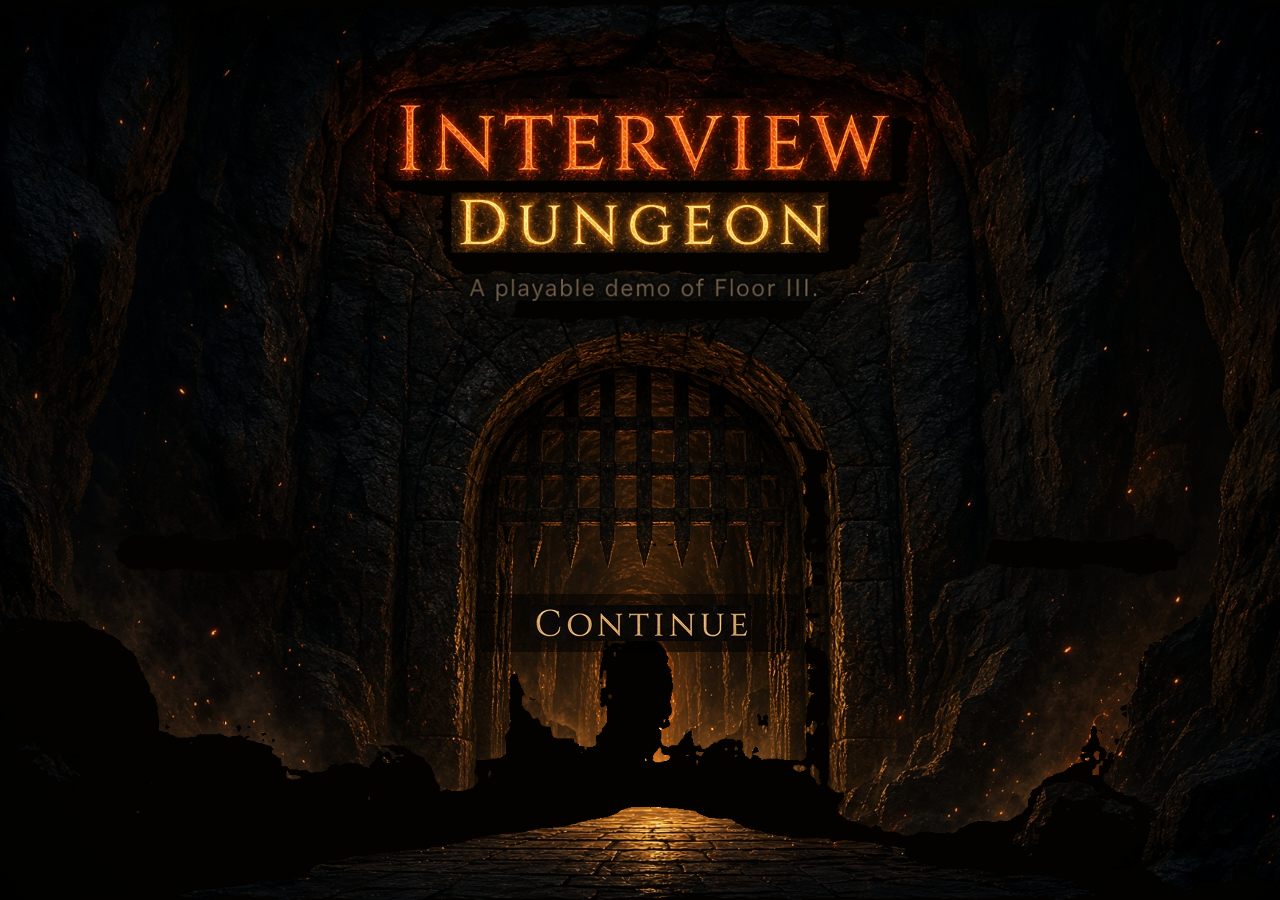
<file: prototype/index.html>
<!doctype html>
<html lang="en">
<head>
<meta charset="utf-8">
<meta name="viewport" content="width=device-width, initial-scale=1">
<title>Interview Dungeon</title>
<meta name="description" content="Playable demo of Interview Dungeon: Floor III (Arrays) of the Google SWE Intern path, with real Python running in your browser.">
<link rel="preconnect" href="https://fonts.googleapis.com">
<link href="https://fonts.googleapis.com/css2?family=Cinzel:wght@400;500&family=IM+Fell+English&display=swap" rel="stylesheet">
<style>
:root{--bg:#f4f2ee;--card:#ffffff;--soft:#efece6;--tx:#1f1e1c;--tx2:#5f5e5a;--bd:#d9d6cf;--acc:#185fa5;--ok:#3b6d11;--bad:#a32d2d;--warn:#854f0b;color-scheme:light}
@media (prefers-color-scheme:dark){:root:not([data-theme="light"]){--bg:#161513;--card:#201f1d;--soft:#2a2926;--tx:#ecebe7;--tx2:#a9a7a0;--bd:#3a3935;--acc:#85b7eb;--ok:#97c459;--bad:#f09595;--warn:#fac775;color-scheme:dark}}
:root[data-theme="dark"]{--bg:#161513;--card:#201f1d;--soft:#2a2926;--tx:#ecebe7;--tx2:#a9a7a0;--bd:#3a3935;--acc:#85b7eb;--ok:#97c459;--bad:#f09595;--warn:#fac775;color-scheme:dark}
*{box-sizing:border-box}
html,body{height:100%}
body{margin:0;background:var(--bg);color:var(--tx);font-family:system-ui,-apple-system,"Segoe UI",sans-serif;padding-block:10px;padding-inline:16px;display:flex;flex-direction:column}
body.title-mode{padding:0;background:#050404}
body.title-mode .note{display:none}
.wrap{width:100%;flex:1;display:flex;flex-direction:column;min-height:0}
#app{flex:1;display:flex;flex-direction:column;min-height:0}
#app>.btn{align-self:flex-start}
.note{font-size:12px;color:var(--tx2);margin:0 0 10px;display:flex;justify-content:space-between;gap:8px;flex-wrap:wrap}
.note a{color:var(--tx2)}
button{font:inherit}
button:focus-visible,a:focus-visible,[tabindex]:focus-visible,textarea:focus-visible,input:focus-visible{outline:2px solid #d8b25a;outline-offset:2px}
.gl{font-family:"Segoe UI Symbol","Apple Symbols",system-ui,sans-serif;display:inline-block;min-width:1em;text-align:center}
.g{background:#0d0b09;border-radius:12px;padding:18px;font-family:'Cinzel',Georgia,serif;color:#c9b38a;flex:1;min-height:440px;display:flex;flex-direction:column}
.pan{background:#1a1612;border:2px solid #4a3d2c;outline:1px solid #2a2219;outline-offset:-6px;padding:14px 16px;min-width:0}
.tt{text-align:center;color:#d8b25a;font-size:17px;letter-spacing:2px;margin:0 0 12px}
.sm{font-size:11px;color:#8a7650}
.btn{font-family:'Cinzel',Georgia,serif;background:#2a2219;color:#d8b25a;border:1px solid #6b5636;padding:8px 14px;cursor:pointer;letter-spacing:1px}
.btn:hover{border-color:#d8b25a}
.red{color:#e05a4a!important;border-color:#a8321f!important}
.it{background:#1a1612;border:2px solid #4a3d2c;padding:10px;cursor:pointer;text-align:center;color:#c9b38a;font-family:'Cinzel',Georgia,serif}
.it:hover{border-color:#6b5636}.on{border-color:#d8b25a!important}.fog{opacity:.5;cursor:default}
.kv{display:flex;justify-content:space-between;font-size:13px;padding:5px 0;border-bottom:1px solid #2e261c;gap:8px}
.box{background:#0d0b09;border:1px solid #4a3d2c;min-width:44px;text-align:center;padding:2px 6px;color:#e8dcc0}
.fl{display:flex;gap:8px;font-size:12px;padding:4px 6px;cursor:pointer;border:1px solid transparent}
.fl:hover{border-color:#4a3d2c}.sel{border-color:#d8b25a!important;background:#241e16}
.zn{font-size:12px;color:#d8b25a;letter-spacing:1px;margin:10px 0 4px;display:flex;justify-content:space-between}
.orb{width:92px;height:92px;border-radius:50%;border:3px solid #4a3d2c;background:#120f0c;position:relative;overflow:hidden;margin:0 auto}
.liq{position:absolute;left:0;right:0;bottom:0;transition:height .8s}
.orbt{position:absolute;inset:0;display:flex;align-items:center;justify-content:center;font-size:14px;color:#f3e6c8}
.title-scene{position:relative;isolation:isolate;width:100%;min-height:100dvh;overflow:hidden;background:#030201}
.title-scene::before{content:"";position:absolute;inset:0;background:url('assets/rocky-cave-walls.png') center / cover no-repeat}
.title-scene::after{content:"";position:absolute;inset:0;pointer-events:none;background:radial-gradient(ellipse at 50% 58%,transparent 35%,rgba(0,0,0,.25) 85%)}
.title-art,.title-gate,.title-floor{position:absolute;display:block;height:auto}
.title-art{z-index:2;left:50%;transform:translateX(-50%);object-fit:contain}
.title-interview{width:39.5%;top:10.8%}
.title-dungeon{width:29.7%;top:21.2%}
.title-subtitle{width:min(368px,28%);top:30.2%}
.title-gate{z-index:1;width:28%;left:36%;top:39%}
.title-floor{z-index:3;width:73.5%;bottom:0;left:13.25%}
.title-menu{position:absolute;z-index:4;left:50%;top:66%;transform:translateX(-50%);width:25%;display:flex;flex-direction:column;align-items:center;gap:clamp(8px,1.6vw,24px)}
.title-menu button{display:block;width:100%;min-height:44px;padding:8px;border:1px solid transparent;border-radius:4px;background:rgba(0,0,0,.52);cursor:pointer}
.title-menu button:hover,.title-menu button:focus-visible{background:rgba(38,20,7,.85);border-color:#b78647;outline:2px solid #d8b25a;outline-offset:2px}
.title-menu img{display:block;max-width:100%;max-height:40px;width:auto;height:auto;margin:auto}
.title-reset-message{min-height:18px;margin:0;max-width:380px;color:#f2d3a0;font:13px/1.4 system-ui,sans-serif;text-align:center;text-shadow:0 2px 4px #000}
.inp{font-family:'Cinzel',Georgia,serif;background:#0d0b09;border:1px solid #6b5636;color:#e8dcc0;padding:8px;width:100%}
.big{font-size:22px;letter-spacing:3px;margin:0 0 4px;text-align:center}
.g2{display:grid;grid-template-columns:minmax(0,1fr) minmax(0,1fr);gap:12px}
.stp{display:flex;justify-content:space-between;align-items:center;font-size:13px;padding:6px 4px;border-bottom:1px solid #2e261c;gap:8px;cursor:pointer}
.stp:hover{background:#241e16}
.scroll{background:#e9dcbc;border-top:8px solid #b89d6a;border-bottom:8px solid #b89d6a;border-radius:3px;padding:10px 12px}
.scroll textarea{width:100%;background:transparent;border:none;resize:vertical;font-family:'IM Fell English',Georgia,serif;font-size:15px;line-height:1.6;color:#2b2016;outline:none;padding:0}
.ink{font-size:11px;color:#6b5434;font-family:'Cinzel',Georgia,serif;margin:0 0 4px;display:flex;justify-content:space-between;gap:8px}
.tab{font-family:'Cinzel',Georgia,serif;background:#1a1612;color:#a8957a;border:1px solid #4a3d2c;padding:6px 12px;cursor:pointer;font-size:12px}
.ton{color:#d8b25a;border-color:#d8b25a}
.sr{position:absolute;left:-9999px}
.bar{background:#0d0b09;border-radius:10px 10px 0 0;padding:8px 12px;display:flex;align-items:center;gap:12px;font-family:'Cinzel',Georgia,serif;color:#c9b38a;font-size:12px;flex-wrap:wrap}
.bar button{background:none;border:none;color:#c9b38a;cursor:pointer;font-family:inherit;font-size:12px;padding:0}
.mo{width:18px;height:18px;border-radius:50%;border:1.5px solid #4a3d2c;position:relative;overflow:hidden;background:#120f0c}
.mo div{position:absolute;left:0;right:0;bottom:0}
.wk{background:var(--card);border:1px solid var(--bd);border-top:none;border-radius:0 0 12px 12px;flex:1}
.split{display:grid;grid-template-columns:minmax(0,1fr) minmax(0,1.3fr)}
.split>div{padding:14px 16px;min-width:0}.split>div:first-child{border-right:1px solid var(--bd)}
.lb{font-size:12px;color:var(--tx2);margin:0}
.wb{font-family:inherit;font-size:14px;background:var(--card);color:var(--tx);border:1px solid var(--bd);border-radius:8px;padding:7px 12px;cursor:pointer}
.wb:hover{background:var(--soft)}
.wb[disabled]{opacity:.5;cursor:default}
textarea.code{flex:1;min-height:260px}
textarea.code,textarea.plain{width:100%;font-size:13px;background:var(--card);color:var(--tx);border:1px solid var(--bd);border-radius:8px;padding:8px;resize:vertical}
.mono,textarea.code{font-family:ui-monospace,Menlo,Consolas,monospace}
textarea:disabled{background:var(--soft);color:var(--tx2)}
.ex{background:var(--soft);border-radius:8px;padding:8px 10px;font-size:12px;margin:8px 0;white-space:pre;overflow-x:auto}
.res{font-size:13px;line-height:1.5;margin-top:8px;max-height:38vh;overflow:auto}
.res .case{border:1px solid var(--bd);border-radius:8px;padding:6px 8px;margin:6px 0;font-family:ui-monospace,Menlo,Consolas,monospace;font-size:12px;white-space:pre-wrap;word-break:break-word}
.okc{color:var(--ok)}.badc{color:var(--bad)}.warnc{color:var(--warn)}
.op{display:block;width:100%;text-align:left;margin:6px 0}
.osel{border-color:var(--acc)!important}.ook{border-color:var(--ok)!important;color:var(--ok)}.ono{border-color:var(--bad)!important;color:var(--bad)}
.lesson{padding:16px 22px;font-size:15px;line-height:1.7}
.lesson p,.lesson ul{max-width:80ch}
.g>.g2{flex:1}
.lesson h3{font-size:15px;margin:16px 0 4px}
table{border-collapse:collapse;font-size:12px}td{border:1px solid var(--bd);padding:4px 10px;text-align:center}
.chip{font-size:12px;padding:4px 10px;border-radius:8px;border:1px solid var(--bd);background:var(--card);color:var(--tx2);cursor:pointer}
.chipon{border-color:var(--acc);color:var(--acc)}
@media (max-width:680px){.g2,.split{grid-template-columns:1fr}.split>div:first-child{border-right:none;border-bottom:1px solid var(--bd)}.cl4{grid-template-columns:repeat(2,minmax(0,1fr))!important}}
@media (max-aspect-ratio:4/3){.title-scene::before{background-size:auto 100%}.title-interview{width:72%;top:12%}.title-dungeon{width:58%;top:22%}.title-subtitle{width:70%;top:31%}.title-gate{width:52%;left:24%;top:38%}.title-floor{width:110%;left:-5%}.title-menu{top:59%;width:56%}}
@media (prefers-reduced-motion:reduce){.liq{transition:none}}
</style>
</head>
<body>
<div class="wrap">
<p class="note"><span>Interview Dungeon · playable demo · Floor III of the Google SWE Intern path · progress is saved in this browser only</span><span><a href="https://github.com/renilsonjr/Interview-Dungeon">GitHub</a> · <a href="https://discord.gg/cfDFY9NZMj">Discord</a></span></p>
<div id="app"></div>
</div>
<script>
// ---------- storage ----------
const KEY = 'interview-dungeon-demo-v1';
function load() { try { return JSON.parse(localStorage.getItem(KEY)) || null; } catch (e) { return null; } }
function save() { try { localStorage.setItem(KEY, JSON.stringify(P)); } catch (e) {} }
function fresh() { return { hero: null, steps: {}, notes: { gen: '', z: {}, f: {} }, edits: {}, bossSubs: 0, bossLost: false, practiceDone: false, history: [] }; }
let P = load() || fresh();
const S = { view: 'title', hist: [], cls: 0, floor: 'III', sub: 'steps', dsel: null, lang: 'en', chip: 0, qp: -1, qc: false, queue: [], step: null, boss: false, timer: null, deadline: 0, lvlUp: false };

function esc(x) { return String(x).replace(/&/g, '&amp;').replace(/</g, '&lt;').replace(/>/g, '&gt;').replace(/"/g, '&quot;'); }
function today() { return new Date().toISOString().slice(0, 10); }

// ---------- game data ----------
const CL = [['Warrior', '⚔\ufe0e'], ['Sorcerer', '✶'], ['Rogue', '◎'], ['Barbarian', '⚒\ufe0e']];
const Z = [
  ['The cathedral', 'Gates', [['I', 'Application and resume', 5], ['II', 'Coding foundations', 10]]],
  ['The catacombs', 'DSA basics', [['III', 'Arrays and strings', 3.75], ['IV', 'Hash maps and sets', 3.75], ['V', 'Two pointers, sliding window', 3.75], ['VI', 'Stacks and queues', 3.75], ['VII', 'Linked lists', 3.75], ['VIII', 'Binary search', 3.75]]],
  ['The caves', 'DSA advanced', [['IX', 'Recursion and backtracking', 3.75], ['X', 'Trees', 3.75], ['XI', 'Heaps', 3.75], ['XII', 'Graphs', 3.75], ['XIII', 'Intervals', 3.75], ['XIV', 'Dynamic programming', 3.75]]],
  ['The abyss', 'The interview itself', [['XV', 'Technical communication', 20], ['XVI', 'Online assessment', 10], ['XVII', 'Team match', 10], ['XVIII', 'The full loop', 0]]]
];
const FL = {}; Z.forEach(z => z[2].forEach(f => FL[f[0]] = f));
// Floor III run, shortened for the demo. Units: a normal step is 1, the boss is 4.
const RUN = [
  { id: 'learn', name: 'Learn: three array patterns', type: 'learn', u: 1 },
  { id: 'quiz', name: 'Recognize (quiz)', type: 'quiz', u: 1 },
  { id: 'e1', name: 'Easy 1 · Two loads', type: 'code', u: 1 },
  { id: 'e2', name: 'Easy 2 · Fuel prices', type: 'code', u: 1 },
  { id: 'm1', name: 'Medium 1 · Other belts total', type: 'code', u: 1 },
  { id: 'm2', name: 'Medium 2 · Best window', type: 'code', u: 1 },
  { id: 'boss', name: 'Boss · the Arrays guardian', type: 'boss', u: 4 }
];
const UNITS = RUN.reduce((a, s) => a + s.u, 0);
function readiness() { return RUN.reduce((a, s) => a + (P.steps[s.id] ? s.u : 0), 0) / UNITS * FL.III[2]; }
function floorCleared() { return !!P.steps.boss; }

// ---------- problems: original, inspired by common array patterns ----------
const PR = {
  e1: { title: 'Two loads', fn: 'pair_for_target', sig: 'def pair_for_target(weights, target):\n    ',
    story: 'A truck carries exactly <code>target</code> kilos. Given the package <code>weights</code>, return the positions <code>[i, j]</code> (with <code>i &lt; j</code>) of the two packages that add up to <code>target</code>. There is always exactly one answer.',
    cons: '2 ≤ len(weights) ≤ 10,000 · values between -10^9 and 10^9',
    ex: [{ a: [[2, 7, 11, 15], 9], e: [0, 1] }, { a: [[3, 2, 4], 6], e: [1, 2] }],
    hid: [{ a: [[3, 3], 6], e: [0, 1] }, { a: [[1, 5, 9, 14], 23], e: [2, 3] }, { a: [[-3, 4, 3, 90], 0], e: [0, 2] }, { a: [[0, 4, 3, 0], 0], e: [0, 3] }], cx: 'O(n)' },
  e2: { title: 'Fuel prices', fn: 'best_gain', sig: 'def best_gain(prices):\n    ',
    story: '<code>prices[i]</code> is the price of a fuel barrel on day <code>i</code>. You may buy once and sell once, later. Return the biggest gain you can make, or <code>0</code> if no gain is possible.',
    cons: '1 ≤ len(prices) ≤ 100,000 · 0 ≤ prices[i] ≤ 10,000',
    ex: [{ a: [[7, 1, 5, 3, 6, 4]], e: 5 }, { a: [[7, 6, 4, 3, 1]], e: 0 }],
    hid: [{ a: [[1]], e: 0 }, { a: [[2, 4, 1]], e: 2 }, { a: [[3, 3, 3]], e: 0 }, { a: [[1, 2, 3, 4, 5]], e: 4 }, { a: [[2, 1, 2, 1, 0, 1, 2]], e: 2 }], cx: 'O(n)' },
  m1: { title: 'Other belts total', fn: 'other_belts_total', sig: 'def other_belts_total(counts):\n    ',
    story: 'A sorting hub has <code>n</code> belts. <code>counts[i]</code> is how many packages belt <code>i</code> handled today. Return a list where position <code>i</code> holds the total of every belt <b>except</b> belt <code>i</code>. Try it without subtraction: one pass from the left, one from the right.',
    cons: '2 ≤ len(counts) ≤ 100,000 · 0 ≤ counts[i] ≤ 10,000',
    ex: [{ a: [[4, 1, 3]], e: [4, 7, 5] }, { a: [[5, 5]], e: [5, 5] }],
    hid: [{ a: [[0, 0]], e: [0, 0] }, { a: [[1, 2, 3, 4]], e: [9, 8, 7, 6] }, { a: [[10000, 0, 1]], e: [1, 10001, 10000] }], cx: 'O(n)' },
  m2: { title: 'Best window', fn: 'best_window', sig: 'def best_window(net):\n    ',
    story: '<code>net[i]</code> is the number of packages gained (or lost, if negative) in hour <code>i</code>. Return the largest total of any run of <b>consecutive</b> hours. The run must contain at least one hour.',
    cons: '1 ≤ len(net) ≤ 100,000 · -10,000 ≤ net[i] ≤ 10,000',
    ex: [{ a: [[-2, 1, -3, 4, -1, 2, 1, -5, 4]], e: 6 }, { a: [[1]], e: 1 }],
    hid: [{ a: [[-3, -1, -2]], e: -1 }, { a: [[5, 4, -1, 7, 8]], e: 23 }, { a: [[0, 0, 0]], e: 0 }, { a: [[-1, 3, -2, 3]], e: 4 }], cx: 'O(n)' },
  practice: { title: 'Empty slots last', fn: 'push_empty', sig: 'def push_empty(slots):\n    ',
    story: 'A shelf is a list where <code>0</code> means an empty slot. Return a list with every non-zero item in its original order, followed by all the zeros.',
    cons: '1 ≤ len(slots) ≤ 100,000',
    ex: [{ a: [[0, 1, 0, 3, 12]], e: [1, 3, 12, 0, 0] }, { a: [[0]], e: [0] }],
    hid: [{ a: [[1, 2, 3]], e: [1, 2, 3] }, { a: [[0, 0, 1]], e: [1, 0, 0] }, { a: [[4, 0, 5, 0, 0, 6]], e: [4, 5, 6, 0, 0, 0] }], cx: 'O(n)' },
  boss: { title: 'Rotate the belt', fn: 'rotate_belt', sig: 'def rotate_belt(items, k):\n    ',
    story: 'A circular belt moves <code>k</code> positions to the right. Return the new order of <code>items</code>: the last <code>k</code> items wrap around to the front. <code>k</code> can be larger than the number of items.',
    cons: '1 ≤ len(items) ≤ 100,000 · 0 ≤ k ≤ 10^9',
    ex: [{ a: [[1, 2, 3, 4, 5], 2], e: [4, 5, 1, 2, 3] }],
    hid: [{ a: [[1, 2, 3], 0], e: [1, 2, 3] }, { a: [[1, 2], 3], e: [2, 1] }, { a: [[7], 100], e: [7] }, { a: [[1, 2, 3, 4, 5, 6], 6], e: [1, 2, 3, 4, 5, 6] }, { a: [[-1, -100, 3, 99], 2], e: [3, 99, -1, -100] }], cx: 'O(n)' }
};
function fmtArgs(p, a) { const names = p.sig.match(/\((.*)\)/)[1].split(',').map(s => s.trim()); return names.map((n, i) => n + ' = ' + JSON.stringify(a[i])).join(', '); }

// ---------- Python in the browser: Pyodide in a Web Worker, so a slow solution can be stopped ----------
const PYODIDE = 'https://cdn.jsdelivr.net/pyodide/v0.26.4/full/';
const HARNESS = `
import json, copy, sys, io
cases = json.loads(CASES_JSON)
buf = io.StringIO(); old = sys.stdout; sys.stdout = buf
res = {"compile_error": None, "cases": [], "stdout": ""}
ns = {}
try:
    exec(USER_CODE, ns)
except Exception as e:
    res["compile_error"] = type(e).__name__ + ": " + str(e)
if not res["compile_error"]:
    f = ns.get(FN)
    if not callable(f):
        res["compile_error"] = "Define a function named " + FN + "."
    else:
        for c in cases:
            try:
                got = f(*copy.deepcopy(c["args"]))
                res["cases"].append({"ok": got == c["expected"], "got": repr(got)})
            except Exception as e:
                res["cases"].append({"ok": False, "got": None, "error": type(e).__name__ + ": " + str(e)})
sys.stdout = old
res["stdout"] = buf.getvalue()[:2000]
json.dumps(res)
`;
const WORKER_SRC = `
importScripts('${PYODIDE}pyodide.js');
const ready = loadPyodide({ indexURL: '${PYODIDE}' });
ready.then(() => postMessage({ ready: true }), err => postMessage({ fatal: String(err) }));
onmessage = async (e) => {
  const py = await ready;
  py.globals.set('USER_CODE', e.data.code);
  py.globals.set('FN', e.data.fn);
  py.globals.set('CASES_JSON', JSON.stringify(e.data.cases));
  try { postMessage({ result: py.runPython(${JSON.stringify(HARNESS)}) }); }
  catch (err) { postMessage({ fatal: String(err) }); }
};`;
let worker = null, workerReady = null;
function makeWorker() {
  worker = new Worker(URL.createObjectURL(new Blob([WORKER_SRC], { type: 'text/javascript' })));
  workerReady = new Promise((res, rej) => { worker.onmessage = e => { if (e.data.ready) res(); else if (e.data.fatal) rej(new Error(e.data.fatal)); }; });
}
async function runPy(code, fn, cases) {
  if (!worker) makeWorker();
  try { await workerReady; } catch (e) { worker = null; return { fatal: 'Python could not load. Check your connection and try again.' }; }
  return new Promise(resolve => {
    const t = setTimeout(() => { worker.terminate(); worker = null; resolve({ timeout: true }); }, 8000);
    worker.onmessage = e => { if (e.data.ready) return; clearTimeout(t); resolve(e.data.result ? JSON.parse(e.data.result) : { fatal: e.data.fatal }); };
    worker.postMessage({ code, fn, cases: cases.map(c => ({ args: c.a, expected: c.e })) });
  });
}

// ---------- navigation ----------
const app = document.getElementById('app');
const WORK = ['learn', 'quiz', 'code'];
function go(v, nb) { if (!nb && S.view && S.view !== v) S.hist.push(S.view); S.view = v; render(); window.scrollTo(0, 0); }
function toDescent() { S.hist = ['heroes', 'char']; go('descent', true); }
function back() {
  if (S.view === 'code' && S.boss) { stopTimer(); S.boss = false; toDescent(); return; }
  if (['win', 'lose', 'lvl'].includes(S.view)) { toDescent(); return; }
  let p = S.hist.pop(); while (p && ['win', 'lose', 'lvl', 'bossintro'].includes(p)) p = S.hist.pop();
  go(p || 'title', true);
}
function bar(t) {
  const r = readiness(), x = P.hero ? P.hero.xp : 0;
  return `<div class="bar"><button onclick="back()">← Back</button><span style="flex:1">${t}</span><span id="tm">${S.boss ? '⧗ 45:00' : ''}</span><div class="mo" title="Readiness"><div style="height:${r / 3.75 * 100}%;background:#8e1b14"></div></div><div class="mo" title="Experience"><div style="height:${x / 3}%;background:#1f3a8a"></div></div></div>`;
}
function award(stepId, coding) {
  if (P.steps[stepId]) return false;
  const st = RUN.find(s => s.id === stepId); P.steps[stepId] = today();
  const h = P.hero; h.xp += st.type === 'boss' ? 150 : 30; h.coding += coding || 0;
  S.lvlUp = false; while (h.xp >= 300) { h.xp -= 300; h.level++; S.lvlUp = true; }
  P.history.push({ step: stepId, date: today() }); save(); return true;
}

// ---------- game screens ----------
const V = {};
V.title = () => `<main class="title-scene"><h1 class="sr">Interview Dungeon</h1><p class="sr">A playable demo of Floor III. Real Python runs in your browser.</p><img class="title-art title-interview" src="assets/interview.png" alt=""><img class="title-art title-dungeon" src="assets/dungeon.png" alt=""><img class="title-art title-subtitle" src="assets/a-playable-demo-of-floor-iii.png" alt=""><img class="title-gate" src="assets/stone-archway.png" alt=""><img class="title-floor" src="assets/stone-brick-floor.png" alt=""><nav class="title-menu" aria-label="Start menu"><button aria-label="Continue" onclick="go(P.hero ? 'heroes' : 'cls')"><img src="assets/continue.png" alt=""></button>${P.hero ? '<button aria-label="Start over" onclick="resetGame()"><img src="assets/start-over.png" alt=""></button>' : ''}<p id="rs" class="title-reset-message" role="status"></p></nav></main>`;
function resetGame() {
  const el = document.getElementById('rs');
  if (el.dataset.sure) { P = fresh(); save(); render(); return; }
  el.dataset.sure = '1'; el.textContent = 'This erases your hero, progress and notes. Click Start over again to confirm.';
}
V.heroes = () => { const h = P.hero; return `<div class="g"><p class="tt">Your hero</p><div class="g2"><div class="pan"><div class="it on" style="text-align:left"><span class="gl" style="color:#d8b25a">${CL.find(c => c[0] === h.cls)[1]}</span> ${esc(h.name)}</div><p class="sm" style="margin:10px 0 0;font-family:system-ui">The demo has one hero. The full game will let you keep several.</p></div><div class="pan"><p style="margin:0;color:#e8dcc0;font-size:15px">${esc(h.name)}</p><p class="sm" style="margin:2px 0 10px">${h.cls} · level ${h.level}</p><p class="sm" style="margin:0 0 4px">Active dungeon</p><p style="margin:0;font-size:12px">Google SWE intern · ${readiness().toFixed(2)}%</p></div></div><div style="text-align:right;margin-top:14px"><button class="btn" onclick="go('dungeons')">Play</button></div></div>`; };
V.cls = () => `<div class="g"><p class="tt">Choose your class</p><div class="cl4" style="display:grid;grid-template-columns:repeat(4,minmax(0,1fr));gap:10px">${CL.map((c, k) => `<button class="it ${k === S.cls ? 'on' : ''}" onclick="S.cls=${k};render()"><span class="gl" style="font-size:26px;color:#d8b25a">${c[1]}</span><span style="display:block;margin-top:6px;font-size:12px;color:#e8dcc0">${c[0]}</span></button>`).join('')}</div><p class="sm" style="text-align:center;margin-top:16px;font-family:system-ui">Your class only changes how your hero looks. It doesn't change your skills.</p><div style="text-align:right;margin-top:14px"><button class="btn" onclick="go('name')">Next</button></div></div>`;
V.name = () => `<div class="g"><p class="tt">Name your hero</p><div class="pan"><p class="sm" style="margin:0 0 6px"><span class="gl">${CL[S.cls][1]}</span> ${CL[S.cls][0]}</p><label class="sm" for="nm">Hero name</label><input class="inp" id="nm" maxlength="20" placeholder="Your hero's name" oninput="document.getElementById('er').textContent=''" onkeydown="if(event.key==='Enter')mk()"><p id="er" style="font-size:12px;color:#e05a4a;margin:6px 0 0;min-height:16px;font-family:system-ui"></p></div><div style="text-align:right;margin-top:12px"><button class="btn" onclick="mk()">Create hero</button></div></div>`;
function mk() { const v = document.getElementById('nm').value.trim(); if (!v) { document.getElementById('er').textContent = 'Enter a name first'; return; } P.hero = { name: v, cls: CL[S.cls][0], level: 1, xp: 0, coding: 0, comm: 0, story: 0 }; save(); S.hist = ['title']; go('dungeons', true); }
V.dungeons = () => `<div class="g"><p class="tt">Choose your dungeons</p><div style="display:grid;grid-template-columns:repeat(3,minmax(0,1fr));gap:10px"><div class="it on"><p style="margin:0;color:#e8dcc0">Google</p><p class="sm" style="margin:2px 0 6px">SWE intern · 18 floors</p><p style="margin:0;font-size:20px;color:#e05a4a">${readiness().toFixed(2)}%</p><p style="margin:6px 0 0;font-size:11px;color:#6b8f4e">active</p></div><div class="it fog"><p style="margin:0">Ramp</p><p class="sm" style="margin:2px 0 0">SWE intern</p><p style="margin:10px 0 0;font-size:12px;color:#5a4d3a">uncharted</p></div><div class="it fog"><p style="margin:0">Mercury</p><p class="sm" style="margin:2px 0 0">SWE intern</p><p style="margin:10px 0 0;font-size:12px;color:#5a4d3a">uncharted</p></div></div><p class="sm" style="margin:12px 0 0;font-family:system-ui">Uncharted dungeons have research but no path yet, so they show no percentage. Not affiliated with Google, Ramp or Mercury.</p><div style="text-align:right;margin-top:14px"><button class="btn" onclick="go('char')">Descend</button></div></div>`;

function scrollBox(kind, key, label) {
  const val = kind === 'gen' ? P.notes.gen : (P.notes[kind][key] || '');
  const ek = kind + ':' + key;
  return `<div class="scroll"><p class="ink"><span>${label}</span><span id="ed">${P.edits[ek] ? 'last edit ' + P.edits[ek] : 'empty'}</span></p><label class="sr" for="ta">${label}</label><textarea id="ta" rows="6" data-kind="${kind}" data-key="${key}" placeholder="Write what you learned, or anything extra">${esc(val)}</textarea></div><p class="sm" style="margin:8px 0 0;font-family:system-ui">Notes are your diary. They never change XP or readiness. Saved in this browser.</p>`;
}
function bindNote() {
  const a = document.getElementById('ta'); if (!a) return;
  a.oninput = () => { const k = a.dataset.kind, key = a.dataset.key; if (k === 'gen') P.notes.gen = a.value; else P.notes[k][key] = a.value; P.edits[k + ':' + key] = today(); document.getElementById('ed').textContent = 'last edit ' + today(); save(); };
}
V.char = () => { const h = P.hero, r = readiness(), x = h.xp; return `<div class="g"><div class="g2"><div class="pan"><p class="tt">Character</p><div class="kv"><span>Name</span><span class="box">${esc(h.name)}</span></div><div class="kv"><span>Class</span><span class="box">${h.cls}</span></div><div class="kv"><span>Level</span><span class="box">${h.level}</span></div><div class="kv"><span>Experience</span><span class="box">${x} / 300</span></div><p class="sm" style="margin:12px 0 2px">Attributes (earned, never allocated)</p><div class="kv"><span>Coding</span><span class="box">${h.coding}</span></div><div class="kv"><span>Communication</span><span class="box">${h.comm}</span></div><div class="kv"><span>Storytelling</span><span class="box">${h.story}</span></div><div class="kv" style="color:#5a4d3a"><span>System design</span><span class="box" style="color:#5a4d3a">sealed</span></div></div><div class="pan"><p class="tt">Active dungeons</p><div class="kv"><span>Google SWE intern</span><span style="color:#e05a4a">${r.toFixed(2)}%</span></div><div class="kv" style="color:#5a4d3a"><span>Ramp SWE intern</span><span>uncharted</span></div><div style="display:flex;justify-content:space-around;margin:16px 0 8px"><div style="text-align:center"><div class="orb"><div class="liq" style="height:${Math.min(100, r / 3.75 * 100)}%;background:#8e1b14"></div><div class="orbt">${r.toFixed(2)}%</div></div><p class="sm" style="margin:6px 0 0">Readiness</p></div><div style="text-align:center"><div class="orb"><div class="liq" style="height:${x / 3}%;background:#1f3a8a"></div><div class="orbt">${Math.round(x / 3)}%</div></div><p class="sm" style="margin:6px 0 0">Experience</p></div></div><p class="sm" style="font-family:system-ui;margin:0 0 10px">In the demo the red orb fills up to 3.75%, the weight of Floor III in the Google path.</p><button class="btn" style="width:100%" onclick="go('descent')">The descent</button></div></div><div class="pan" style="margin-top:12px"><p class="tt">The dev scroll</p>${scrollBox('gen', 'gen', 'General notes')}</div></div>`; };

function col(f) { if (f[0] === 'III') return floorCleared() ? '#6b8f4e' : '#d8b25a'; if (f[0] === 'XVIII') return '#a8321f'; return '#5a4d3a'; }
function lab(f) { if (f[0] === 'III') return floorCleared() ? 'cleared' : 'playable'; if (f[0] === 'XVIII') return 'final boss'; return 'not in demo'; }
V.descent = () => {
  const k = S.dsel || ('f:' + S.floor); const isZ = k.startsWith('z:'); const f = isZ ? null : FL[k.slice(2)];
  const mark = n => (n.startsWith('z:') ? P.notes.z[n.slice(2)] : P.notes.f[n.slice(2)]) ? ' <span class="sm">· notes</span>' : '';
  const map = Z.map((z, zi) => `<div class="zn" role="button" tabindex="0" style="cursor:pointer;padding:2px 6px;border:1px solid ${k === 'z:' + z[0] ? '#d8b25a' : 'transparent'}" onclick="selZone(${zi})"><span>${z[0]}${mark('z:' + z[0])}</span><span class="sm">${z[1]} · ${z[2].reduce((a, x) => a + x[2], 0)}%</span></div>` + z[2].map(x => `<div class="fl ${k === 'f:' + x[0] ? 'sel' : ''}" role="button" tabindex="0" style="color:${col(x)}" onclick="S.floor='${x[0]}';S.dsel='f:${x[0]}';render()"><span style="min-width:34px">${x[0]}</span><span style="flex:1">${x[1]}${mark('f:' + x[0])}</span><span style="font-size:11px">${lab(x)}</span></div>`).join('')).join('');
  let right;
  if (isZ) { const zn = k.slice(2); right = `<p style="color:#d8b25a;font-size:15px;margin:0 0 10px">${zn}</p>` + scrollBox('z', zn, zn + ' notes'); }
  else {
    const tabs = `<div style="display:flex;gap:6px;margin-bottom:10px"><button class="tab ${S.sub === 'steps' ? 'ton' : ''}" onclick="S.sub='steps';render()">Steps</button><button class="tab ${S.sub === 'notes' ? 'ton' : ''}" onclick="S.sub='notes';render()">Notes</button></div>`;
    let body;
    if (S.sub === 'notes') body = scrollBox('f', f[0], 'Floor ' + f[0] + ' notes');
    else if (f[0] === 'III') body = RUN.map(s => `<div class="stp" role="button" tabindex="0" onclick="openStep('${s.id}')" onkeydown="if(event.key==='Enter')openStep('${s.id}')" style="color:${s.type === 'boss' ? '#e05a4a' : '#c9b38a'}"><span>${s.name}</span><span style="font-size:11px;color:${P.steps[s.id] ? '#6b8f4e' : '#8a7650'}">${P.steps[s.id] ? 'cleared' : s.type === 'boss' && P.bossLost && !P.practiceDone ? 'practice first' : '›'}</span></div>`).join('') + `<p class="sm" style="margin:10px 0 0;font-family:system-ui">Demo run: the full game adds a third medium and an Explain step before the boss.</p>`;
    else if (f[0] === 'XVIII') body = `<p style="font-size:13px">The full loop: two 45-minute interviews back to back.</p><button class="btn red" onclick="go('final')">Approach</button>`;
    else body = `<p class="sm" style="font-family:system-ui;font-size:13px;line-height:1.6">This floor isn't playable in the demo yet. Floor III (Arrays) is.</p>`;
    right = `<p style="color:#d8b25a;font-size:15px;margin:0">Floor ${f[0]}</p><p style="font-size:13px;margin:2px 0 4px">${f[1]}</p><p class="sm" style="margin:0 0 10px">${f[0] === 'XVIII' ? 'Adds no percent. Confirms it.' : 'Worth ' + f[2] + '% of this path'}</p>` + tabs + body;
  }
  return `<div class="g"><p class="tt" style="margin:0">The descent</p><p class="sm" style="text-align:center;margin:2px 0 12px">Google SWE intern · readiness <span style="color:#e05a4a">${readiness().toFixed(2)}%</span></p><div class="g2"><div class="pan">${map}</div><div class="pan">${right}</div></div></div>`;
};
function selZone(i) { S.dsel = 'z:' + Z[i][0]; render(); }
function openStep(id) {
  const s = RUN.find(x => x.id === id); S.step = id; S.boss = false;
  if (s.type === 'learn') { S.chip = 0; return go('learn'); }
  if (s.type === 'quiz') { startQuiz(); return go('quiz'); }
  if (s.type === 'boss') { if (P.bossLost && !P.practiceDone && !P.steps.boss) { S.step = 'practice'; return go('code'); } return go('bossintro'); }
  go('code');
}

// ---------- learning page ----------
const LESSONS = [
  { name: { en: 'Prefix and suffix totals', pt: 'Totais de prefixo e sufixo' },
    when: { en: 'The problem asks about totals of ranges, or "everything except position i". Words to watch: range, from day a to day b, all other.', pt: 'O problema pede totais de intervalos, ou "tudo menos a posição i". Palavras para ficar de olho: intervalo, do dia a ao dia b, todos os outros.' },
    idea: { en: 'Walk once from the left, writing down the running total. Walk once from the right, doing the same. Now any range, or "everything except i", is a quick combination of two numbers you already have.', pt: 'Percorra uma vez da esquerda, anotando o total acumulado. Percorra uma vez da direita, fazendo o mesmo. Agora qualquer intervalo, ou "tudo menos i", é uma conta rápida com dois números que você já tem.' },
    code: 'def other_totals(counts):\n    n = len(counts)\n    left = [0] * n      # total before i\n    right = [0] * n     # total after i\n    for i in range(1, n):\n        left[i] = left[i-1] + counts[i-1]\n    for i in range(n-2, -1, -1):\n        right[i] = right[i+1] + counts[i+1]\n    return [left[i] + right[i] for i in range(n)]',
    trace: [['i', '0', '1', '2'], ['counts', '4', '1', '3'], ['left', '0', '4', '5'], ['right', '4', '3', '0'], ['answer', '4', '7', '5']],
    traps: { en: ['Off by one: decide if left[i] includes position i, and stick to it.', 'Space: the two lists cost O(n) extra memory. Say it out loud.'], pt: ['Erro de um: decida se left[i] inclui a posição i, e mantenha.', 'Espaço: as duas listas custam O(n) de memória extra. Fale isso em voz alta.'] } },
  { name: { en: 'Running best', pt: 'Melhor acumulado' },
    when: { en: 'You need the best result over a run of consecutive items, or the best "buy before sell". Words to watch: consecutive, best window, maximum gain.', pt: 'Você precisa do melhor resultado numa sequência de itens consecutivos, ou do melhor "comprar antes de vender". Palavras para ficar de olho: consecutivo, melhor janela, ganho máximo.' },
    idea: { en: 'Walk once and keep two numbers: the best you can have ending right here, and the best you have seen so far. When continuing the run is worse than starting fresh, start fresh.', pt: 'Percorra uma vez guardando dois números: o melhor que dá para ter terminando aqui, e o melhor que você já viu. Quando continuar a sequência fica pior do que recomeçar, recomece.' },
    code: 'def best_window(net):\n    here = best = net[0]\n    for x in net[1:]:\n        here = max(x, here + x)   # extend or start fresh\n        best = max(best, here)\n    return best',
    trace: [['x', '-2', '1', '-3', '4', '-1', '2'], ['here', '-2', '1', '-2', '4', '3', '5'], ['best', '-2', '1', '1', '4', '4', '5']],
    traps: { en: ['If every number is negative, the answer is the largest one, not 0.', 'Starting "best" at 0 is a classic bug.'], pt: ['Se todos os números forem negativos, a resposta é o maior deles, não 0.', 'Começar "best" em 0 é um bug clássico.'] } },
  { name: { en: 'In-place reversal', pt: 'Inversão no lugar' },
    when: { en: 'Items must shift or rotate, ideally without a second list. Words to watch: rotate, shift, wrap around.', pt: 'Os itens precisam andar ou girar, de preferência sem uma segunda lista. Palavras para ficar de olho: girar, deslocar, dar a volta.' },
    idea: { en: 'Rotating right by k is three reversals: reverse everything, then reverse the first k, then reverse the rest. First reduce k with k % n, since rotating n times changes nothing.', pt: 'Girar k posições para a direita são três inversões: inverta tudo, depois os primeiros k, depois o resto. Antes, reduza k com k % n, porque girar n vezes não muda nada.' },
    code: 'def rotate_right(a, k):\n    n = len(a)\n    k %= n\n    def rev(i, j):\n        while i < j:\n            a[i], a[j] = a[j], a[i]\n            i += 1; j -= 1\n    rev(0, n-1); rev(0, k-1); rev(k, n-1)\n    return a',
    trace: [['step', 'list'], ['start', '1 2 3 4 5'], ['reverse all', '5 4 3 2 1'], ['reverse first 2', '4 5 3 2 1'], ['reverse the rest', '4 5 1 2 3']],
    traps: { en: ['Forgetting k % n: k can be much bigger than the list.', 'In Python, a[-k:] + a[:-k] also works, but costs O(n) extra space. Say which one you chose.'], pt: ['Esquecer k % n: k pode ser muito maior que a lista.', 'Em Python, a[-k:] + a[:-k] também funciona, mas custa O(n) de espaço extra. Diga qual você escolheu.'] } }
];
V.learn = () => {
  const L = LESSONS[S.chip], l = S.lang;
  const T = { en: { w: 'When to use it', i: 'The idea', t: 'Template', tr: 'Trace on real numbers', tp: 'Common traps', nx: 'I read all three · Next: Recognize', nl: 'Next lesson' }, pt: { w: 'Quando usar', i: 'A ideia', t: 'Modelo de código', tr: 'Rastreio com números reais', tp: 'Armadilhas comuns', nx: 'Li as três · Próximo: Reconhecer', nl: 'Próxima lição' } }[l];
  return bar('Floor III · Arrays and strings · Learn') + `<div class="wk lesson"><div style="display:flex;justify-content:space-between;gap:8px;flex-wrap:wrap"><div style="display:flex;gap:6px;flex-wrap:wrap">${LESSONS.map((x, k) => `<button class="chip ${k === S.chip ? 'chipon' : ''}" onclick="S.chip=${k};render()">${x.name[l]}</button>`).join('')}</div><div style="display:flex;gap:6px"><button class="wb" style="${l === 'en' ? 'border-color:var(--acc)' : ''}" onclick="S.lang='en';render()">EN</button><button class="wb" style="${l === 'pt' ? 'border-color:var(--acc)' : ''}" onclick="S.lang='pt';render()">PT-BR</button></div></div><h3>${T.w}</h3><p style="margin:0">${L.when[l]}</p><h3>${T.i}</h3><p style="margin:0">${L.idea[l]}</p><h3>${T.t}</h3><div class="ex mono">${esc(L.code)}</div><h3>${T.tr}</h3><div style="overflow-x:auto"><table>${L.trace.map(r => '<tr>' + r.map((c, i) => `<td style="${i ? '' : 'color:var(--tx2)'}">${c}</td>`).join('') + '</tr>').join('')}</table></div><h3>${T.tp}</h3><ul style="margin:0;padding-left:20px">${L.traps[l].map(x => `<li>${x}</li>`).join('')}</ul><div style="display:flex;justify-content:space-between;align-items:center;margin-top:16px;gap:8px;flex-wrap:wrap"><span class="lb">Lesson ${S.chip + 1} of 3 · code always stays in English</span><button class="wb" onclick="finishLearn()">${S.chip < 2 ? T.nl : T.nx}</button></div></div>`;
};
function finishLearn() { if (S.chip < 2) { S.chip++; render(); window.scrollTo(0, 0); return; } award('learn', 0); S.step = 'quiz'; startQuiz(); go('quiz'); }

// ---------- quiz ----------
const Q = [
  { q: 'You get daily package counts and many questions like "how many packages from day 3 to day 40?". Which pattern answers each question fastest?', o: ['Sliding window', 'Prefix sums', 'Two pointers', 'Sort first'], a: 1, w: 'Build running totals once, then each range is one subtraction. Every question becomes O(1).' },
  { q: 'You want the largest total over any run of consecutive hours. Which pattern fits?', o: ['Running best', 'Binary search', 'Sort first', 'Prefix sums with a nested loop'], a: 0, w: 'Keep the best run ending here and the best seen so far. One pass, O(n).' },
  { q: 'What is the time complexity of this function?', c: 'def has_pair(nums, target):\n    seen = set()\n    for x in nums:\n        if target - x in seen:\n            return True\n        seen.add(x)\n    return False', o: ['O(1)', 'O(log n)', 'O(n)', 'O(n²)'], a: 2, w: 'One loop over n items, and set lookups are O(1) on average. Total O(n), with O(n) space for the set.' },
  { q: 'The problem says n ≤ 100,000. Which is the slowest complexity that will still pass in time?', o: ['O(n²)', 'O(n log n)', 'O(2ⁿ)', 'O(n³)'], a: 1, w: '100,000² is 10 billion steps, too slow. 100,000 × log(100,000) is about 1.7 million. Aim for O(n log n) or better.' }
];
function startQuiz() { S.qp = -1; S.qc = false; S.queue = Q.map((_, i) => i); }
V.quiz = () => {
  if (!S.queue.length) return bar('Floor III · Recognize') + `<div class="wk" style="padding:20px"><p style="font-size:16px;margin:0 0 12px">Step cleared. Every question answered correctly once. +30 XP.</p><button class="wb" onclick="S.lvlUp?go('lvl'):toDescent()">Back to the descent</button></div>`;
  const x = Q[S.queue[0]];
  return bar('Floor III · Arrays and strings · Recognize') + `<div class="wk" style="padding:16px 20px"><p class="lb">${Q.length - S.queue.length} of ${Q.length} cleared · wrong answers come back at the end</p><p style="font-size:15px;line-height:1.6">${x.q}</p>${x.c ? `<div class="ex mono">${esc(x.c)}</div>` : ''}${x.o.map((o, k) => { let c = ''; if (S.qc) { if (k === x.a) c = 'ook'; else if (k === S.qp) c = 'ono'; } else if (k === S.qp) c = 'osel'; return `<button class="wb op ${c}" onclick="if(!S.qc){S.qp=${k};render()}">${o}</button>`; }).join('')}<p id="er" class="badc" style="font-size:13px;min-height:18px;margin:4px 0"></p>${S.qc ? `<p style="font-size:14px;line-height:1.6"><b class="${S.qp === x.a ? 'okc' : 'badc'}" style="font-weight:500">${S.qp === x.a ? 'Correct.' : 'Not quite. This one comes back at the end.'}</b> ${x.w}</p>` : ''}<div style="text-align:right"><button class="wb" onclick="qgo()">${S.qc ? 'Next' : 'Check'}</button></div></div>`;
};
function qgo() {
  if (!S.qc) { if (S.qp < 0) { document.getElementById('er').textContent = 'Pick an answer first'; return; } S.qc = true; render(); return; }
  const qi = S.queue.shift(); if (S.qp !== Q[qi].a) S.queue.push(qi);
  S.qp = -1; S.qc = false; if (!S.queue.length) award('quiz', 0); render();
}

// ---------- code challenge ----------
function curProblem() { return PR[S.step]; }
function codeKey() { return 'id-code:' + (S.step || ''); }
V.code = () => {
  const p = curProblem(), b = S.boss, isPractice = S.step === 'practice';
  let saved = null; try { saved = sessionStorage.getItem(codeKey()); } catch (e) {}
  const label = b ? 'Boss · ' + p.title : isPractice ? 'Practice before the rematch · ' + p.title : RUN.find(s => s.id === S.step).name;
  return bar('Floor III · ' + label) + `<div class="wk split"><div style="font-size:14px;line-height:1.6"><h3 style="margin:0 0 8px;font-size:16px">${p.title}</h3><p style="margin:0">${p.story}</p>${p.ex.map(e => `<div class="ex mono">${esc(fmtArgs(p, e.a))}\n→ ${esc(JSON.stringify(e.e))}</div>`).join('')}<p class="lb">${p.cons}</p>${b ? '<p class="lb" style="margin-top:10px">Boss rules: 45 minutes, no running code, write your approach before coding, then state the complexity.</p>' : ''}<p class="lb" style="margin-top:12px"><button class="wb" style="font-size:12px;padding:3px 8px" onclick="unfair()">⚑ This problem is unfair</button></p><p id="uf" class="lb" style="margin-top:4px"></p></div><div style="display:flex;flex-direction:column;gap:8px"><label class="lb" for="ap">Approach ${b ? '(required before coding)' : '(optional)'}</label><textarea id="ap" class="plain" rows="2" oninput="lock()" placeholder="Describe your plan in a sentence or two"></textarea><label class="lb" for="cd">Python · plain editor, no autocomplete${b ? '' : ' · print() works for debugging'}</label><textarea id="cd" class="code" rows="11" spellcheck="false" autocomplete="off" autocapitalize="off" oninput="try{sessionStorage.setItem(codeKey(),this.value)}catch(e){}" onkeydown="tabKey(event)">${esc(saved || p.sig)}</textarea><p id="lk" class="lb warnc"></p><div style="display:flex;gap:8px;align-items:center;flex-wrap:wrap">${b ? '' : '<button class="wb" id="runb" onclick="runSamples()">▶\ufe0e Run samples</button>'}<button class="wb" id="subb" onclick="submitCode()">Submit</button>${b ? '<button class="wb" style="margin-left:auto" onclick="giveUp()">Give up</button>' : ''}</div><div id="out" class="res" aria-live="polite"></div></div></div>`;
};
function tabKey(e) { if (e.key === 'Tab' && !e.shiftKey) { e.preventDefault(); const t = e.target, s = t.selectionStart; t.value = t.value.slice(0, s) + '    ' + t.value.slice(t.selectionEnd); t.selectionStart = t.selectionEnd = s + 4; try { sessionStorage.setItem(codeKey(), t.value); } catch (er) {} } }
function lock() { if (!S.boss) return; const n = !document.getElementById('ap').value.trim(); document.getElementById('cd').disabled = n; document.getElementById('lk').textContent = n ? 'Write your approach first. The editor unlocks after.' : ''; }
function unfair() { document.getElementById('uf').textContent = 'Noted. In the full game an unfair problem leaves the pool, and a loss to it doesn\'t count.'; }
function busy(on, msg) { ['runb', 'subb'].forEach(id => { const b = document.getElementById(id); if (b) b.disabled = on; }); if (msg) document.getElementById('out').innerHTML = `<p class="lb">${msg}</p>`; }
function showResult(p, cases, r, title) {
  const out = document.getElementById('out');
  if (r.timeout) { out.innerHTML = '<p class="badc">Your code ran for more than 8 seconds and was stopped. Look for an infinite loop or a nested loop that is too slow.</p>'; return false; }
  if (r.fatal) { out.innerHTML = `<p class="badc">${esc(r.fatal)}</p>`; return false; }
  if (r.compile_error) { out.innerHTML = `<p class="badc">${esc(r.compile_error)}</p>`; return false; }
  const passed = r.cases.filter(c => c.ok).length;
  let h = `<p class="${passed === cases.length ? 'okc' : 'badc'}" style="margin:0">${title}: ${passed} of ${cases.length} passed</p>`;
  r.cases.forEach((c, i) => { if (!c.ok) h += `<div class="case"><span class="badc">✗ Failed</span>\ninput:    ${esc(fmtArgs(p, cases[i].a))}\nexpected: ${esc(JSON.stringify(cases[i].e))}\n${c.error ? 'error:    ' + esc(c.error) : 'yours:    ' + esc(c.got)}</div>`; });
  if (r.stdout) h += `<div class="case"><span class="lb">print output</span>\n${esc(r.stdout)}</div>`;
  out.innerHTML = h; return passed === cases.length;
}
async function runSamples() {
  const p = curProblem(); busy(true, worker ? 'Running…' : 'Loading Python for the first time, a few seconds…');
  const r = await runPy(document.getElementById('cd').value, p.fn, p.ex); busy(false); showResult(p, p.ex, r, 'Sample tests');
}
async function submitCode() {
  const p = curProblem(), code = document.getElementById('cd').value;
  if (code.trim() === p.sig.trim()) { document.getElementById('out').innerHTML = '<p class="badc">Write a solution first.</p>'; return; }
  if (S.boss && !document.getElementById('ap').value.trim()) { lock(); return; }
  const cases = p.ex.concat(p.hid);
  busy(true, worker ? 'Running the hidden tests…' : 'Loading Python for the first time, a few seconds…');
  if (S.boss) { P.bossSubs++; save(); }
  const r = await runPy(code, p.fn, cases); busy(false);
  if (!showResult(p, cases, r, 'All tests')) return;
  if (S.boss) { askComplexity(); return; }
  const out = document.getElementById('out');
  if (S.step === 'practice') { P.practiceDone = true; save(); out.innerHTML += '<p class="okc">Practice cleared. The guardian awaits your rematch.</p><button class="wb" onclick="go(\'bossintro\')">Face the guardian</button>'; return; }
  const first = award(S.step, 2);
  out.innerHTML += `<p class="okc">${first ? 'Step cleared. +30 XP, Coding +2.' : 'Solved again. This step was already cleared.'}</p><button class="wb" onclick="S.lvlUp?go('lvl'):toDescent()">Back to the descent</button>`;
}
function askComplexity() {
  const opts = ['O(1)', 'O(log n)', 'O(n)', 'O(n log n)', 'O(n²)'];
  document.getElementById('out').innerHTML += `<div class="case" style="font-family:inherit"><p style="margin:0 0 6px">All tests pass. Last step: what is the time complexity of your solution?</p>${opts.map(o => `<button class="wb" style="margin:3px" onclick="answerCx('${o}')">${o}</button>`).join('')}<p id="cxr" class="lb"></p></div>`;
}
function answerCx(o) {
  if (o !== curProblem().cx) { document.getElementById('cxr').innerHTML = '<span class="badc">That isn\'t the complexity of a good solution here. Count how many times you touch each item, then answer again.</span>'; return; }
  stopTimer(); S.boss = false; award('boss', 8); go('win');
}
function giveUp() { stopTimer(); S.boss = false; P.bossLost = true; P.practiceDone = false; P.hero.xp += 30; while (P.hero.xp >= 300) { P.hero.xp -= 300; P.hero.level++; } save(); go('lose'); }
function startTimer() { stopTimer(); S.deadline = Date.now() + 45 * 60 * 1000; S.timer = setInterval(tick, 1000); tick(); }
function stopTimer() { if (S.timer) clearInterval(S.timer); S.timer = null; }
function tick() { const ms = S.deadline - Date.now(), el = document.getElementById('tm'); if (ms <= 0) { giveUp(); return; } if (el) { const m = Math.floor(ms / 60000), s = Math.floor(ms / 1000) % 60; el.textContent = '⧗ ' + String(m).padStart(2, '0') + ':' + String(s).padStart(2, '0'); } }
function fight() { S.step = 'boss'; S.boss = true; try { sessionStorage.removeItem('id-code:boss'); } catch (e) {} go('code'); startTimer(); }

// ---------- boss and result screens ----------
V.bossintro = () => `<div class="g" style="text-align:center"><p class="sm">Floor III · Arrays and strings</p><p class="big" style="color:#a8321f">The Arrays guardian</p><p class="sm" style="margin-bottom:14px">awaits in the dark</p><div class="pan" style="max-width:460px;margin:0 auto;text-align:left"><div class="kv"><span>Challenge</span><span>One unseen medium</span></div><div class="kv"><span>Time</span><span>45 minutes</span></div><div class="kv"><span>Run code</span><span style="color:#a8321f">Sealed</span></div><div class="kv"><span>Before coding</span><span>Write your approach</span></div><div class="kv"><span>To win</span><span>Hidden tests and complexity</span></div><div class="kv"><span>Submissions</span><span>Unlimited until time runs out</span></div></div><div style="margin-top:16px"><button class="btn red" onclick="fight()">Fight</button></div></div>`;
V.win = () => `<div class="g" style="text-align:center"><p class="big" style="color:#d8b25a;margin-top:20px">The Arrays guardian is slain</p><p class="sm" style="margin-bottom:14px">Floor III cleared · ${today()}</p><div class="pan" style="max-width:460px;margin:0 auto;text-align:left"><div class="kv"><span>Experience</span><span style="color:#6b8fd8">+150</span></div><div class="kv"><span>Coding</span><span>+8</span></div><div class="kv"><span>Google SWE intern</span><span style="color:#e05a4a">${readiness().toFixed(2)}%</span></div><div class="kv"><span>Boss submissions</span><span>${P.bossSubs}</span></div><div class="kv"><span>Ramp SWE intern</span><span style="color:#5a4d3a">uncharted</span></div></div><p class="sm" style="margin-top:12px">Your record now says: you know arrays, as of today.</p><p class="sm" style="font-family:system-ui;max-width:460px;margin:8px auto">That's the end of the demo. Tell us what you thought on Discord or in a Feedback issue on GitHub.</p><button class="btn" onclick="S.hist=['heroes'];go(S.lvlUp?'lvl':'char',true)">Continue</button></div>`;
V.lose = () => `<div class="g" style="text-align:center"><p class="big" style="color:#a8321f;margin-top:20px">You have fallen</p><p class="sm" style="margin-bottom:14px">The Arrays guardian still stands</p><div class="pan" style="max-width:460px;margin:0 auto;text-align:left"><div class="kv"><span>Experience for the attempt</span><span style="color:#6b8fd8">+30</span></div><div class="kv"><span>Readiness</span><span>unchanged</span></div></div><p class="sm" style="margin-top:12px">Return to town: one practice problem before you face it again.</p><button class="btn" onclick="S.step='practice';S.boss=false;go('code')">Go to practice</button></div>`;
V.final = () => `<div class="g" style="text-align:center"><p class="sm">Floor XVIII</p><p class="big" style="color:#a8321f">The full loop</p><p class="sm" style="color:#d8b25a;margin-bottom:14px">You approach unprepared</p><div class="pan" style="max-width:460px;margin:0 auto;text-align:left"><div class="kv"><span>Floors not cleared</span><span>${floorCleared() ? 16 : 17} of 17</span></div><div class="kv"><span>Readiness</span><span style="color:#e05a4a">${readiness().toFixed(2)}%</span></div></div><p class="sm" style="margin-top:12px">In the full game you can fight now, and it counts as a practice run. It isn't playable in the demo.</p></div>`;
V.lvl = () => `<div class="g" style="text-align:center;padding-top:50px"><p class="sm">Your experience grows</p><p class="big" style="color:#d8b25a;font-size:32px">Level ${P.hero.level}</p><p class="sm" style="margin-bottom:14px">${esc(P.hero.name)} · ${P.hero.cls}</p><div class="pan" style="max-width:420px;margin:0 auto;text-align:left"><p style="font-size:13px;margin:0 0 6px">No points to spend.</p><p style="font-size:12px;color:#a8957a;margin:0;font-family:system-ui;line-height:1.6">Your attributes only grow from challenges you pass. Your level shows how much work you've put in. Your readiness shows how close you are.</p></div><button class="btn" style="margin-top:14px" onclick="S.lvlUp=false;toDescent()">Continue</button></div>`;

function render() {
  if (!P.hero && !['title', 'cls', 'name'].includes(S.view)) S.view = 'title';
  document.body.classList.toggle('title-mode', S.view === 'title');
  const backBtn = S.view !== 'title' && !WORK.includes(S.view) ? '<button class="btn" style="margin-bottom:8px" onclick="back()">← Back</button>' : '';
  app.innerHTML = backBtn + V[S.view]();
  if (S.view === 'code') lock();
  bindNote();
}
render();
</script>
</body>
</html>
</file>
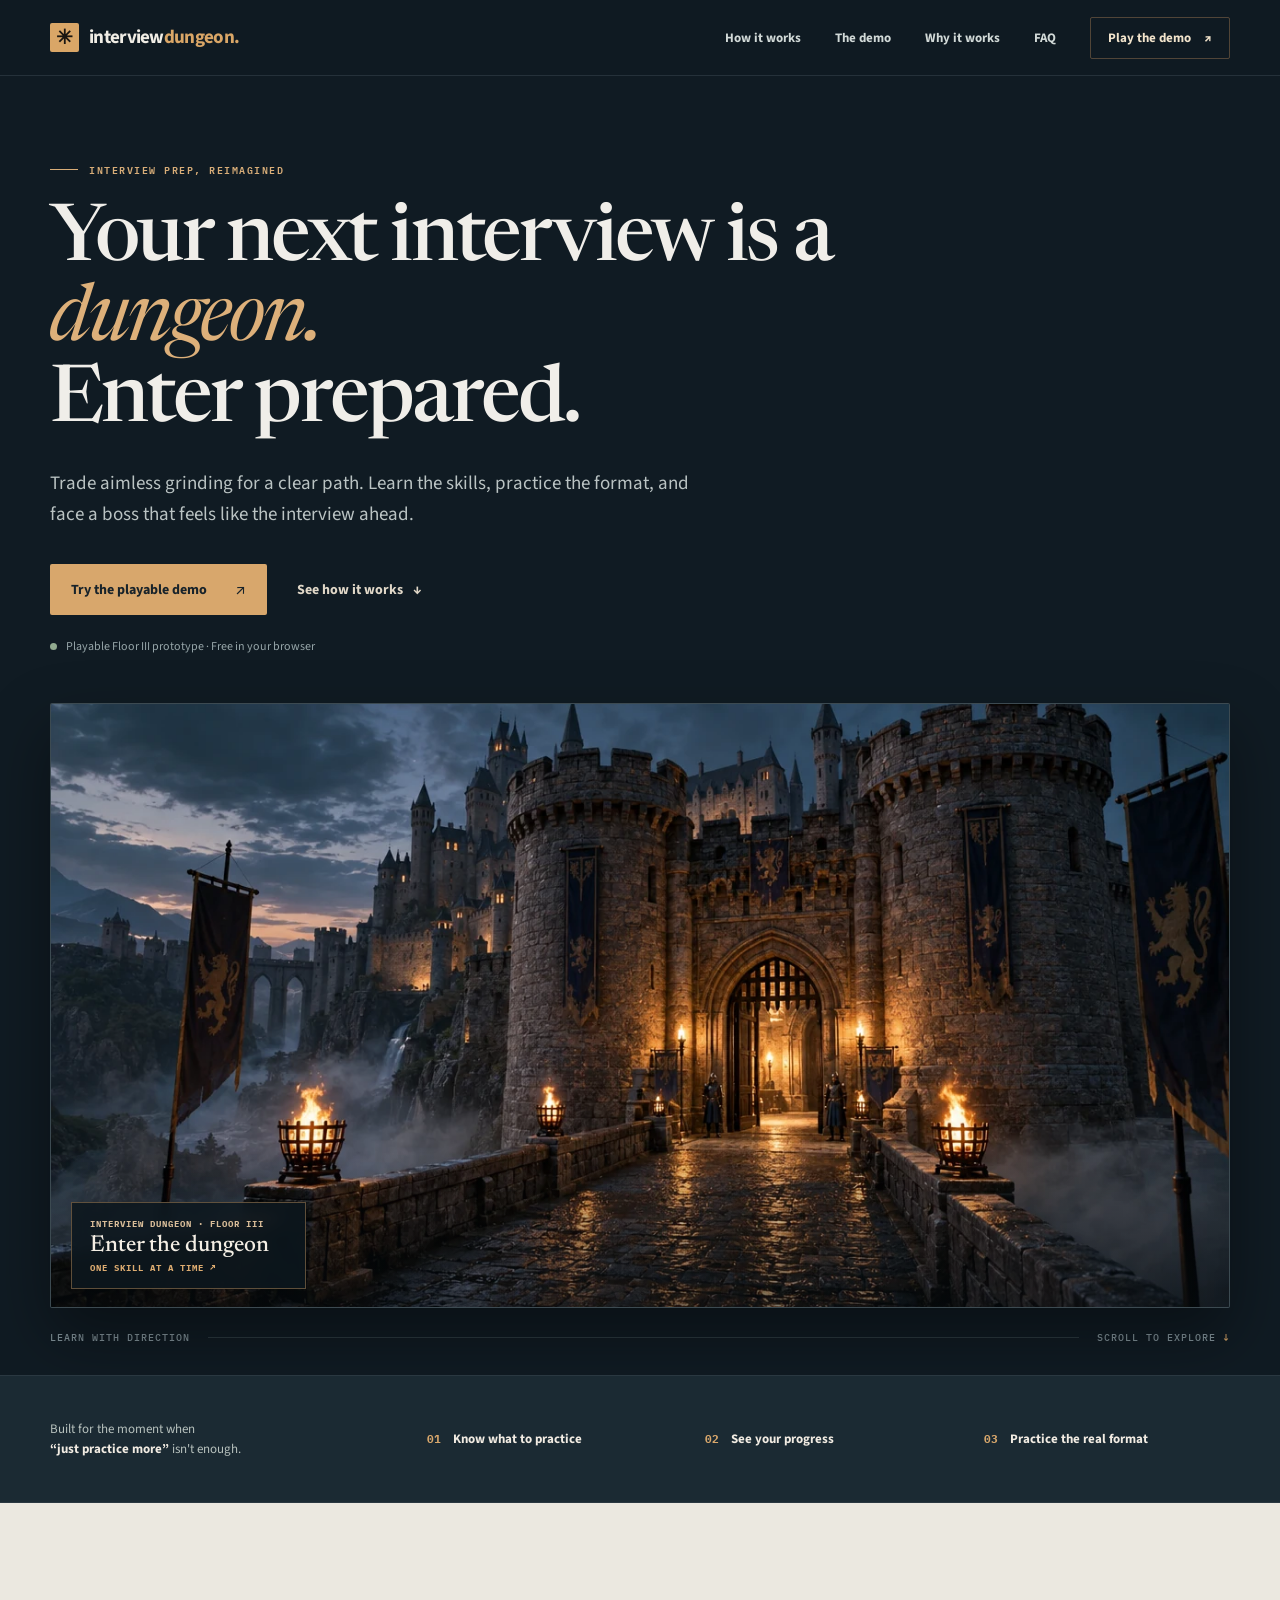
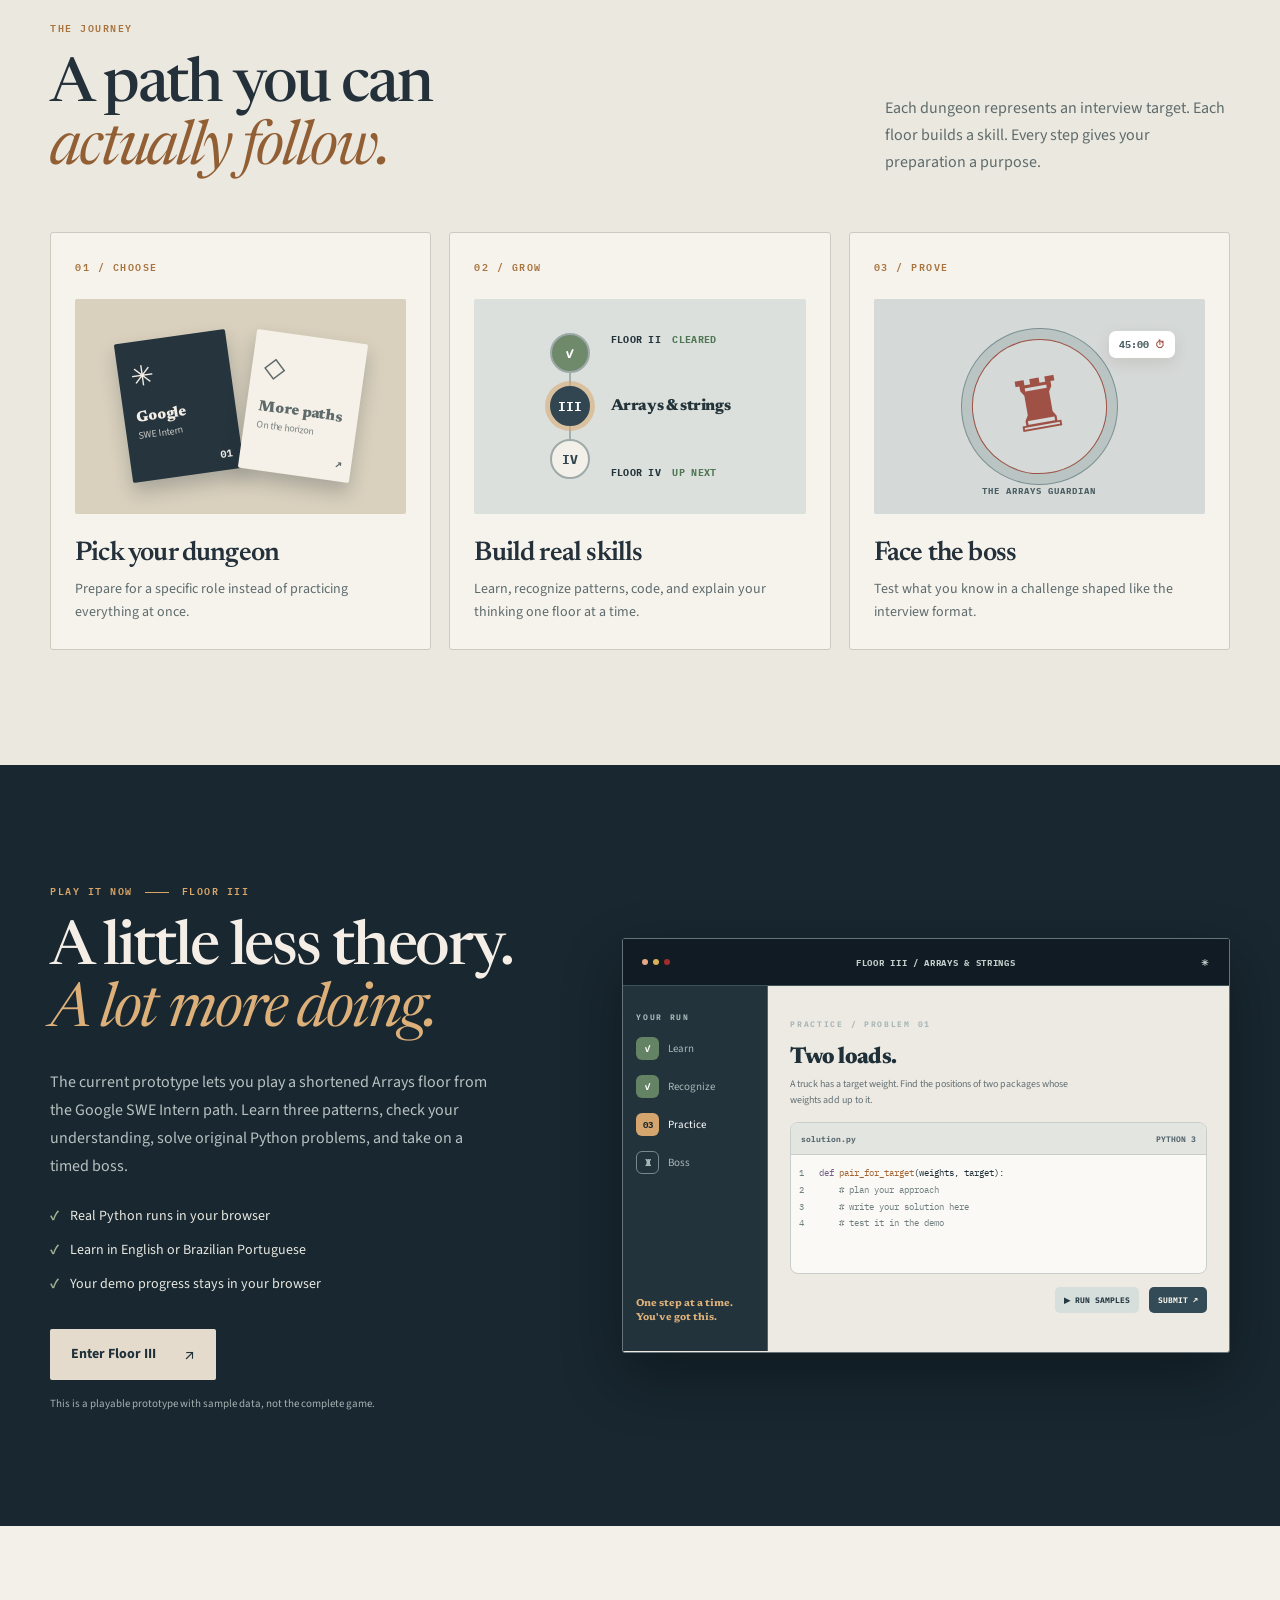
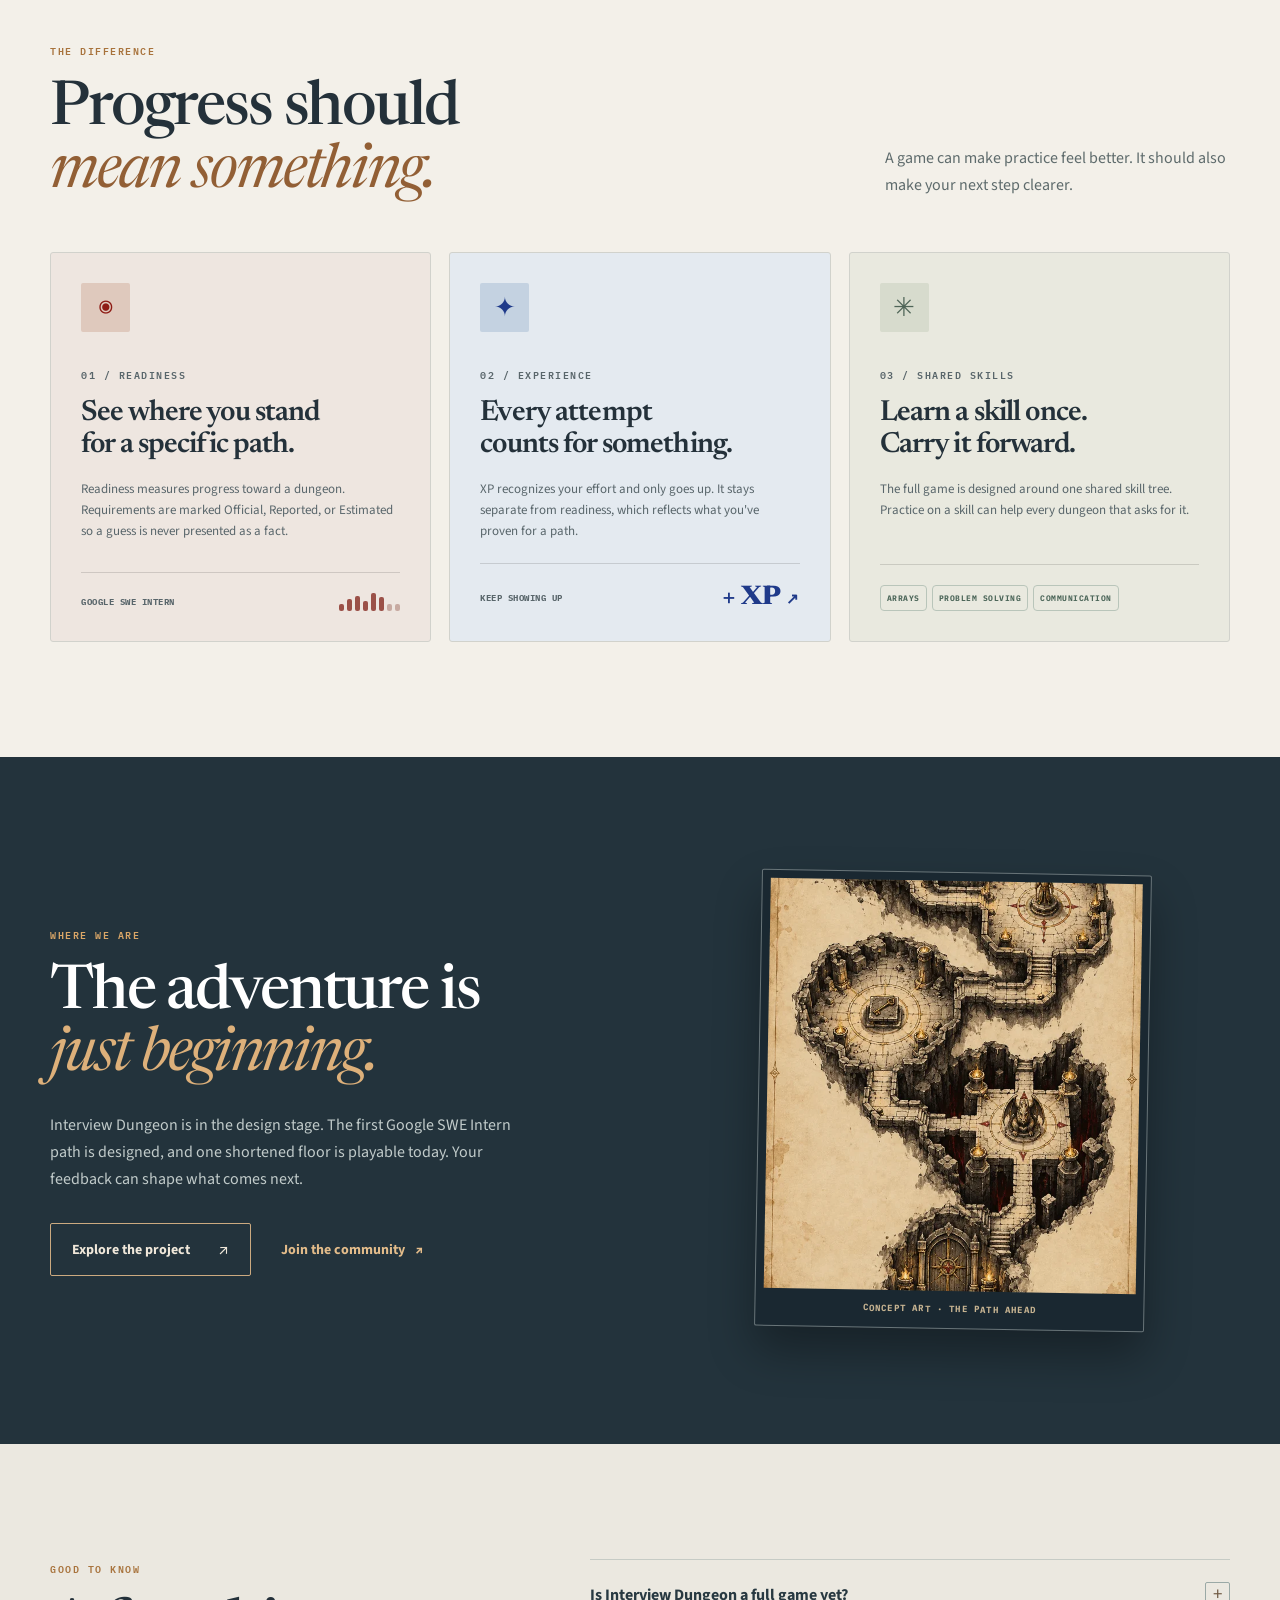
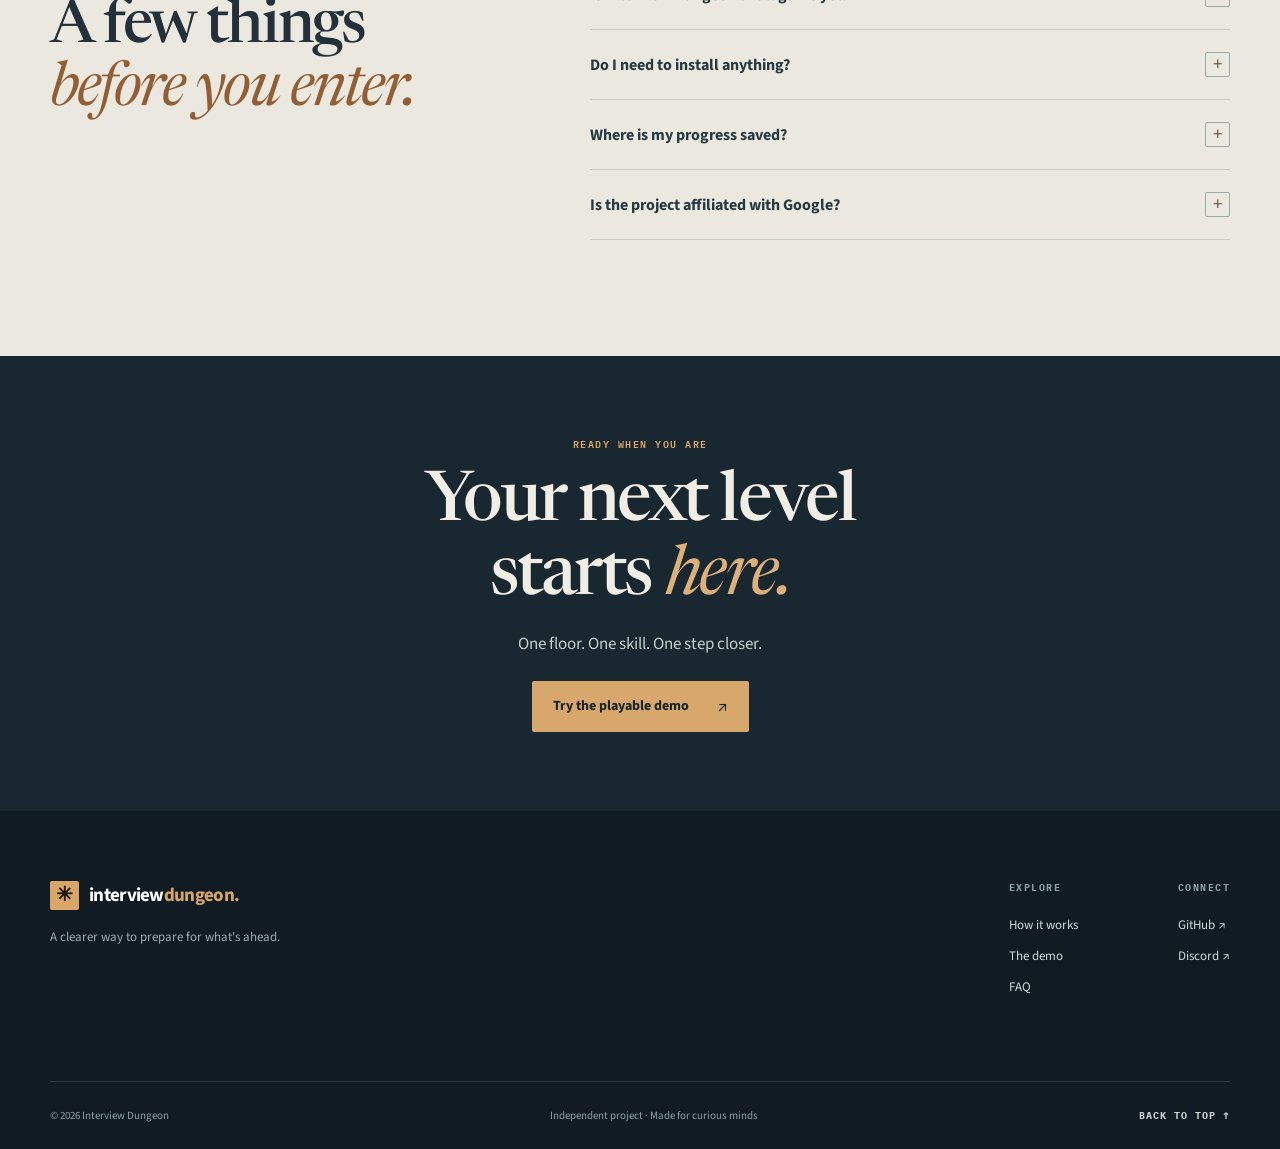
<file: website/index.html>
<!doctype html>
<html lang="en">
<head>
  <meta charset="utf-8">
  <meta name="viewport" content="width=device-width, initial-scale=1">
  <meta name="theme-color" content="#101b23">
  <meta name="description" content="Interview Dungeon turns tech interview preparation into a skill-by-skill adventure. Explore the concept and play the Floor III demo.">
  <title>Interview Dungeon — Prepare with purpose</title>
  <link rel="preconnect" href="https://fonts.googleapis.com">
  <link rel="preconnect" href="https://fonts.gstatic.com" crossorigin>
  <link href="https://fonts.googleapis.com/css2?family=Newsreader:opsz,wght@6..72,400;6..72,500;6..72,600&family=Source+Sans+3:wght@400;500;600;700&family=IBM+Plex+Mono:wght@400;500;600&display=swap" rel="stylesheet">
  <link rel="stylesheet" href="styles.css">
  <link rel="stylesheet" href="theme.css">
  <link rel="stylesheet" href="landing-refinement.css">
  <script src="script.js" defer></script>
</head>
<body>
  <a class="skip-link" href="#main">Skip to content</a>

  <header class="site-header" id="top">
    <div class="container header-inner">
      <a class="brand" href="#top" aria-label="Interview Dungeon home"><span class="brand-mark" aria-hidden="true">✳</span><span>interview<span class="brand-accent">dungeon</span><span class="brand-dot">.</span></span></a>
      <button class="menu-toggle" type="button" aria-label="Open navigation" aria-controls="primary-nav" aria-expanded="false"><span></span><span></span><span></span></button>
      <nav class="primary-nav" id="primary-nav" aria-label="Main navigation">
        <a href="#how-it-works">How it works</a>
        <a href="#the-demo">The demo</a>
        <a href="#why-it-works">Why it works</a>
        <a href="#faq">FAQ</a>
        <a class="nav-cta" href="../prototype/">Play the demo <span aria-hidden="true">↗</span></a>
      </nav>
    </div>
  </header>

  <main id="main">
    <section class="hero section-pad" aria-labelledby="hero-title">
      <div class="container hero-grid">
        <div class="hero-copy">
          <div class="eyebrow"><span class="eyebrow-line"></span> INTERVIEW PREP, REIMAGINED </div>
          <h1 id="hero-title">Your next interview is a <em>dungeon.</em><br>Enter prepared.</h1>
          <p class="hero-lede">Trade aimless grinding for a clear path. Learn the skills, practice the format, and face a boss that feels like the interview ahead.</p>
          <div class="hero-actions"><a class="button button-primary" href="../prototype/">Try the playable demo <span aria-hidden="true">↗</span></a><a class="text-link" href="#how-it-works">See how it works <span aria-hidden="true">↓</span></a></div>
          <p class="hero-note"><span class="note-pulse" aria-hidden="true"></span> Playable Floor III prototype · Free in your browser</p>
        </div>
        <div class="hero-art" aria-label="Castle entrance at dusk, with torches along a stone bridge">
          <img class="hero-key-art" src="assets/castle-gate.webp" alt="A castle gate glows with torchlight beyond a wet stone bridge at dusk" width="1280" height="720" fetchpriority="high">
          <div class="hero-art-card"><span>INTERVIEW DUNGEON · FLOOR III</span><strong>Enter the dungeon</strong><small>ONE SKILL AT A TIME <span aria-hidden="true">↗</span></small></div>
        </div>
      </div>
      <div class="container hero-bottom"><span>LEARN WITH DIRECTION</span><span class="hero-bottom-rule"></span><span>SCROLL TO EXPLORE <span aria-hidden="true">↓</span></span></div>
    </section>

    <section class="value-band" aria-label="The Interview Dungeon approach"><div class="container value-grid"><p>Built for the moment when<br><strong>“just practice more”</strong> isn't enough.</p><div><span class="value-number">01</span><span>Know what to practice</span></div><div><span class="value-number">02</span><span>See your progress</span></div><div><span class="value-number">03</span><span>Practice the real format</span></div></div></section>

    <section class="how-section section-pad" id="how-it-works" aria-labelledby="how-title"><div class="container"><div class="section-heading"><div><p class="kicker">THE JOURNEY</p><h2 id="how-title">A path you can<br><em>actually follow.</em></h2></div><p>Each dungeon represents an interview target. Each floor builds a skill. Every step gives your preparation a purpose.</p></div><div class="steps-grid">
      <article class="step-card"><span class="step-num">01 / CHOOSE</span><div class="step-visual choose-visual" aria-hidden="true"><div class="path-tile"><span>✳</span><b>Google</b><small>SWE Intern</small><i>01</i></div><div class="path-tile path-muted"><span>◇</span><b>More paths</b><small>On the horizon</small><i>↗</i></div></div><h3>Pick your dungeon</h3><p>Prepare for a specific role instead of practicing everything at once.</p></article>
      <article class="step-card"><span class="step-num">02 / GROW</span><div class="step-visual grow-visual" aria-hidden="true"><div class="vertical-path"><span class="path-node done">✓</span><span class="path-node active">III</span><span class="path-node">IV</span></div><div class="path-copy"><span>FLOOR II <b>CLEARED</b></span><strong>Arrays &amp; strings</strong><span>FLOOR IV <b>UP NEXT</b></span></div></div><h3>Build real skills</h3><p>Learn, recognize patterns, code, and explain your thinking one floor at a time.</p></article>
      <article class="step-card"><span class="step-num">03 / PROVE</span><div class="step-visual prove-visual" aria-hidden="true"><div class="boss-ring"><span>♜</span></div><div class="boss-chip">45:00 <span>⏱</span></div><div class="boss-caption">THE ARRAYS GUARDIAN</div></div><h3>Face the boss</h3><p>Test what you know in a challenge shaped like the interview format.</p></article>
    </div></div></section>

    <section class="demo-section section-pad" id="the-demo" aria-labelledby="demo-title"><div class="container demo-grid"><div class="demo-copy"><p class="kicker">PLAY IT NOW <span class="kicker-rule"></span> FLOOR III</p><h2 id="demo-title">A little less theory.<br><em>A lot more doing.</em></h2><p>The current prototype lets you play a shortened Arrays floor from the Google SWE Intern path. Learn three patterns, check your understanding, solve original Python problems, and take on a timed boss.</p><ul class="check-list"><li>Real Python runs in your browser</li><li>Learn in English or Brazilian Portuguese</li><li>Your demo progress stays in your browser</li></ul><a class="button button-light" href="../prototype/">Enter Floor III <span aria-hidden="true">↗</span></a><p class="demo-disclaimer">This is a playable prototype with sample data, not the complete game.</p></div><div class="demo-preview" aria-label="Conceptual preview of the Floor III coding experience"><div class="preview-top"><span class="preview-dots" aria-hidden="true"><i></i><i></i><i></i></span><span>FLOOR III / ARRAYS &amp; STRINGS</span><span>✳</span></div><div class="preview-layout"><div class="preview-sidebar"><span class="preview-tiny">YOUR RUN</span><div class="preview-step completed"><span>✓</span> Learn</div><div class="preview-step completed"><span>✓</span> Recognize</div><div class="preview-step current"><span>03</span> Practice</div><div class="preview-step"><span>♜</span> Boss</div><div class="sidebar-note">One step at a time.<br>You've got this.</div></div><div class="preview-main"><span class="preview-tiny">PRACTICE / PROBLEM 01</span><h3>Two loads.</h3><p>A truck has a target weight. Find the positions of two packages whose weights add up to it.</p><div class="code-editor"><div class="code-head"><span>solution.py</span><span>PYTHON 3</span></div><code><span class="line-num">1</span> <span class="code-purple">def</span> <span class="code-yellow">pair_for_target</span>(weights, target):<br><span class="line-num">2</span> &nbsp;&nbsp;&nbsp;&nbsp;<span class="code-comment"># plan your approach</span><br><span class="line-num">3</span> &nbsp;&nbsp;&nbsp;&nbsp;<span class="code-comment"># write your solution here</span><br><span class="line-num">4</span> &nbsp;&nbsp;&nbsp;&nbsp;<span class="code-comment"># test it in the demo</span></code></div><div class="preview-actions"><span>▶ RUN SAMPLES</span><span>SUBMIT ↗</span></div></div></div></div></div></section>

    <section class="difference-section section-pad" id="why-it-works" aria-labelledby="difference-title"><div class="container"><div class="section-heading difference-heading"><div><p class="kicker">THE DIFFERENCE</p><h2 id="difference-title">Progress should<br><em>mean something.</em></h2></div><p>A game can make practice feel better. It should also make your next step clearer.</p></div><div class="difference-grid"><article class="difference-card readiness-card"><div class="difference-icon readiness-icon">◉</div><span class="difference-tag">01 / READINESS</span><h3>See where you stand<br>for a specific path.</h3><p>Readiness measures progress toward a dungeon. Requirements are marked Official, Reported, or Estimated so a guess is never presented as a fact.</p><div class="card-bottom"><span>GOOGLE SWE INTERN</span><div class="tiny-bars"><i></i><i></i><i></i><i></i><i></i><i></i><i></i><i></i></div></div></article><article class="difference-card xp-card"><div class="difference-icon xp-icon">✦</div><span class="difference-tag">02 / EXPERIENCE</span><h3>Every attempt<br>counts for something.</h3><p>XP recognizes your effort and only goes up. It stays separate from readiness, which reflects what you've proven for a path.</p><div class="card-bottom xp-bottom"><span>KEEP SHOWING UP</span><strong>+ XP <span>↗</span></strong></div></article><article class="difference-card skill-card"><div class="difference-icon skill-icon">✳</div><span class="difference-tag">03 / SHARED SKILLS</span><h3>Learn a skill once.<br>Carry it forward.</h3><p>The full game is designed around one shared skill tree. Practice on a skill can help every dungeon that asks for it.</p><div class="skill-chips"><span>ARRAYS</span><span>PROBLEM SOLVING</span><span>COMMUNICATION</span></div></article></div></div></section>

    <section class="status-section section-pad" aria-labelledby="status-title"><div class="container status-grid"><div><p class="kicker">WHERE WE ARE</p><h2 id="status-title">The adventure is<br><em>just beginning.</em></h2><p>Interview Dungeon is in the design stage. The first Google SWE Intern path is designed, and one shortened floor is playable today. Your feedback can shape what comes next.</p><div class="status-actions"><a class="button button-outline" href="https://github.com/renilsonjr/Interview-Dungeon">Explore the project <span aria-hidden="true">↗</span></a><a class="text-link" href="https://discord.gg/cfDFY9NZMj">Join the community <span aria-hidden="true">↗</span></a></div></div><figure class="status-art"><img src="assets/dungeon-route-concept.webp" alt="Concept art of a parchment route through dungeon chambers" width="640" height="960" loading="lazy"><figcaption>CONCEPT ART · THE PATH AHEAD</figcaption></figure></div></section>

    <section class="faq-section section-pad" id="faq" aria-labelledby="faq-title"><div class="container faq-grid"><div><p class="kicker">GOOD TO KNOW</p><h2 id="faq-title">A few things<br><em>before you enter.</em></h2></div><div class="faq-list"><details><summary>Is Interview Dungeon a full game yet?<span aria-hidden="true">+</span></summary><p>Not yet. The project is in the design stage. You can play a shortened Floor III demo from the Google SWE Intern path today.</p></details><details><summary>Do I need to install anything?<span aria-hidden="true">+</span></summary><p>No. The prototype runs in your browser, including its Python coding exercises.</p></details><details><summary>Where is my progress saved?<span aria-hidden="true">+</span></summary><p>Demo progress is stored in your browser only. Nothing is sent to a server.</p></details><details><summary>Is the project affiliated with Google?<span aria-hidden="true">+</span></summary><p>No. Company names describe the interview target a path prepares for. Interview Dungeon is not affiliated with those companies.</p></details></div></div></section>

    <section class="final-cta" aria-labelledby="final-title"><div class="container final-inner"><p class="kicker">READY WHEN YOU ARE</p><h2 id="final-title">Your next level<br>starts <em>here.</em></h2><p>One floor. One skill. One step closer.</p><a class="button button-primary" href="../prototype/">Try the playable demo <span aria-hidden="true">↗</span></a></div></section>
  </main>

  <footer class="site-footer"><div class="container footer-main"><div><a class="brand" href="#top"><span class="brand-mark" aria-hidden="true">✳</span><span>interview<span class="brand-accent">dungeon</span><span class="brand-dot">.</span></span></a><p>A clearer way to prepare for what's ahead.</p></div><div class="footer-links"><div><span>EXPLORE</span><a href="#how-it-works">How it works</a><a href="#the-demo">The demo</a><a href="#faq">FAQ</a></div><div><span>CONNECT</span><a href="https://github.com/renilsonjr/Interview-Dungeon">GitHub ↗</a><a href="https://discord.gg/cfDFY9NZMj">Discord ↗</a></div></div></div><div class="container footer-bottom"><span>© <span id="year">2026</span> Interview Dungeon</span><span>Independent project · Made for curious minds</span><a href="#top">BACK TO TOP ↑</a></div></footer>
</body>
</html>
</file>
<file: website/styles.css>
:root{--ink:#10172b;--night:#0b1020;--night-2:#111831;--night-3:#1c2544;--cream:#f6f3ec;--paper:#fbfaf6;--violet:#a998ff;--violet-bright:#8b75fb;--yellow:#f5d57f;--mint:#9de1cf;--muted:#aab0c7;--line:rgba(255,255,255,.13);--display:'Syne',sans-serif;--body:'DM Sans',sans-serif;--mono:'Space Mono',monospace;--radius:24px}
*{box-sizing:border-box}html{scroll-behavior:smooth;scroll-padding-top:85px}body{margin:0;background:var(--night);color:#fff;font-family:var(--body);-webkit-font-smoothing:antialiased}a{color:inherit;text-decoration:none}button{font:inherit}a:focus-visible,button:focus-visible,summary:focus-visible{outline:3px solid var(--yellow);outline-offset:4px}::selection{background:var(--violet);color:var(--night)}.container{width:min(1180px,calc(100% - 48px));margin-inline:auto}.section-pad{padding-block:120px}.skip-link{position:absolute;z-index:100;top:-100px;left:20px;padding:12px 18px;background:var(--yellow);color:var(--night)}.skip-link:focus{top:14px}.page-glow{position:absolute;top:0;right:0;width:55vw;height:700px;pointer-events:none;background:radial-gradient(ellipse at 75% 35%,rgba(117,91,216,.22),transparent 60%);z-index:0}.site-header{position:sticky;top:0;z-index:50;background:rgba(11,16,32,.82);border-bottom:1px solid rgba(255,255,255,.07);backdrop-filter:blur(18px);-webkit-backdrop-filter:blur(18px)}.header-inner{min-height:78px;display:flex;align-items:center;justify-content:space-between;gap:32px}.brand{display:inline-flex;align-items:center;gap:10px;font-family:var(--display);font-weight:800;font-size:20px;letter-spacing:-1.3px;white-space:nowrap}.brand-mark{display:grid;place-items:center;width:31px;height:31px;border-radius:8px;background:var(--violet);color:var(--night);font-family:var(--body);font-size:25px;line-height:1;transform:rotate(-12deg)}.brand-accent{color:var(--violet)}.brand-dot{color:var(--yellow)}.primary-nav{display:flex;align-items:center;gap:34px;font-size:13px;font-weight:700}.primary-nav>a:not(.nav-cta){color:#d0d3e2;transition:color .2s}.primary-nav>a:not(.nav-cta):hover{color:#fff}.nav-cta{padding:11px 17px;border:1px solid rgba(169,152,255,.7);border-radius:8px;color:#eee9ff;transition:background .2s,transform .2s}.nav-cta:hover{background:rgba(169,152,255,.15);transform:translateY(-2px)}.nav-cta span{margin-left:10px}.menu-toggle{display:none}
.hero{position:relative;overflow:hidden;padding-top:110px;padding-bottom:34px;background:radial-gradient(circle at 68% 33%,rgba(101,79,209,.14),transparent 32%),var(--night)}.hero-grid{display:grid;grid-template-columns:1fr 1.06fr;gap:50px;align-items:center;min-height:570px}.hero-copy{position:relative;z-index:2}.eyebrow,.kicker,.mini-label,.quest-index,.step-num,.difference-tag,.preview-tiny{font-family:var(--mono);font-size:10px;letter-spacing:1.7px;font-weight:700}.eyebrow{display:flex;align-items:center;gap:11px;color:var(--yellow);margin-bottom:27px}.eyebrow-line{width:22px;height:1px;background:var(--yellow)}.eyebrow-star{font-size:16px;margin-left:2px}.hero h1,h2,h3,p{margin-top:0}.hero h1,h2{font-family:var(--display);font-weight:800;letter-spacing:-.06em}.hero h1{font-size:clamp(48px,5.1vw,76px);line-height:1.04;margin-bottom:28px}.hero h1 em,h2 em{font-style:normal;color:var(--violet)}.hero-lede{max-width:530px;color:#b8bdd0;font-size:18px;line-height:1.7;margin-bottom:34px}.hero-actions,.status-actions{display:flex;align-items:center;gap:30px;flex-wrap:wrap}.button{min-height:54px;padding:16px 22px;display:inline-flex;align-items:center;justify-content:center;gap:28px;border-radius:9px;font-size:14px;font-weight:700;transition:transform .2s,box-shadow .2s,background .2s}.button:hover{transform:translateY(-3px)}.button-primary{background:var(--violet);color:#11122a;box-shadow:0 13px 32px rgba(119,95,237,.2)}.button-primary:hover{background:#bcadff;box-shadow:0 17px 35px rgba(119,95,237,.3)}.button span{font-size:18px;font-weight:400}.text-link{font-size:14px;font-weight:700;padding-block:10px;transition:color .2s}.text-link:hover{color:var(--violet)}.text-link span{margin-left:7px}.hero-note{display:flex;align-items:center;gap:9px;margin-top:23px;color:#8f98b3;font-size:12px}.note-pulse{width:7px;height:7px;border-radius:50%;background:var(--mint);box-shadow:0 0 0 5px rgba(157,225,207,.12)}.hero-bottom{display:flex;align-items:center;gap:18px;color:#7c849f;font:700 10px var(--mono);letter-spacing:1.3px}.hero-bottom-rule{flex:1;height:1px;background:rgba(255,255,255,.15)}.hero-bottom span:last-child span{color:var(--violet)}
.hero-art{height:570px;position:relative;display:grid;place-items:center}.orbit{position:absolute;border:1px solid rgba(169,152,255,.11);border-radius:50%;width:520px;height:520px;transform:rotate(-25deg)}.orbit-two{width:645px;height:645px;opacity:.5}.hero-art:before{content:'';position:absolute;width:390px;height:390px;border-radius:50%;background:#5644b8;filter:blur(115px);opacity:.38}.hero-window{position:relative;z-index:2;width:min(430px,80%);min-height:430px;background:linear-gradient(145deg,#202b4b 0%,#151d35 65%);border:1px solid rgba(195,188,255,.35);border-radius:16px;box-shadow:0 35px 80px rgba(0,0,0,.55),inset 0 1px rgba(255,255,255,.16);transform:rotate(4deg)}.window-head{height:47px;border-bottom:1px solid var(--line);display:flex;align-items:center;justify-content:space-between;padding:0 17px;color:#8c96b5;font:700 9px var(--mono);letter-spacing:1.3px}.window-lights,.preview-dots{display:flex;gap:5px}.window-lights i,.preview-dots i{width:6px;height:6px;border-radius:50%;background:#735f9d}.window-lights i:first-child,.preview-dots i:first-child{background:#e5a889}.window-lights i:nth-child(2),.preview-dots i:nth-child(2){background:#ddcf8a}.window-icon{font-size:17px;color:#8994b9}.window-body{text-align:center;padding:22px 28px 25px}.quest-top{display:flex;justify-content:space-between;color:#9fa8c8}.quest-index{color:var(--violet)}.quest-emblem{width:146px;height:146px;margin:10px auto 15px;display:grid;place-items:center;position:relative;border:1px solid rgba(245,213,127,.3);border-radius:50%;background:radial-gradient(circle,#7761ce22 20%,transparent 67%)}.quest-emblem:before,.quest-emblem:after{content:'';position:absolute;border:1px solid rgba(245,213,127,.4);border-radius:50%;inset:13px}.quest-emblem:after{inset:27px;border-color:rgba(169,152,255,.45)}.quest-emblem span{font:700 52px var(--display);color:var(--yellow);position:relative;z-index:1;text-shadow:0 0 24px rgba(245,213,127,.5)}.emblem-ray{position:absolute;width:2px;height:17px;background:var(--yellow);top:-12px;left:50%;opacity:.55}.ray-2{transform:rotate(70deg);top:16px;left:126px}.ray-3{transform:rotate(-70deg);top:16px;left:20px}.quest-title{font:800 28px var(--display);letter-spacing:-1.3px}.window-body p{color:#aeb5cb;font-size:13px;line-height:1.55;margin:8px 0 24px}.quest-progress{display:flex;justify-content:space-between;color:#aeb5ca;font:700 9px var(--mono);letter-spacing:1px}.progress-track{height:6px;background:#37415d;border-radius:10px;margin-top:10px;overflow:hidden}.progress-track span{display:block;width:48%;height:100%;border-radius:10px;background:linear-gradient(90deg,#8b75fb,#d0bdff)}.quest-tags{display:flex;justify-content:space-between;gap:4px;margin-top:23px;color:#bac3d7;font:700 9px var(--mono)}.quest-tags span:last-child{color:var(--yellow)}.floating-card{position:absolute;z-index:3;display:flex;align-items:center;gap:12px;padding:13px 17px;border-radius:11px;background:rgba(37,45,77,.9);border:1px solid rgba(215,211,255,.25);box-shadow:0 18px 35px rgba(0,0,0,.35);backdrop-filter:blur(12px);transform:rotate(-7deg)}.floating-card b{display:block;font-size:12px}.floating-card small{display:block;font:700 8px var(--mono);letter-spacing:1px;color:#9da6c2;margin-top:3px}.floating-card-xp{top:75px;right:0}.float-icon{display:grid;place-items:center;width:34px;height:34px;border-radius:9px;background:#f5d57f;color:#27213d;font-size:21px}.floating-card-ready{bottom:77px;left:-7px;transform:rotate(4deg)}.float-orb{width:32px;height:32px;border-radius:50%;background:radial-gradient(circle at 30% 28%,#e5a4a7,#a9507e 45%,#532a64 75%);box-shadow:inset -5px -5px 10px #42264a,0 0 15px #8b507c66}
.value-band{background:#171e36;border-block:1px solid rgba(255,255,255,.06)}.value-grid{min-height:126px;display:grid;grid-template-columns:1.4fr repeat(3,1fr);align-items:center;gap:32px}.value-grid p{margin:0;color:#adb5cc;font-size:13px;line-height:1.55}.value-grid strong{color:#fff;font-weight:700}.value-grid>div{display:flex;align-items:center;gap:12px;color:#e9e9f5;font-size:13px;font-weight:700}.value-number{font:700 11px var(--mono);color:var(--violet)}
.how-section{background:var(--cream);color:var(--ink)}.section-heading{display:flex;justify-content:space-between;align-items:end;gap:60px;margin-bottom:50px}.kicker{color:#7a62ed;margin-bottom:20px}.section-heading h2,.demo-copy h2,.status-grid h2,.faq-grid h2{font-size:clamp(42px,4.25vw,62px);line-height:1.06;margin:0}.section-heading h2 em,.faq-grid h2 em{color:#7763de}.section-heading>p{max-width:345px;color:#626b7a;line-height:1.7;font-size:16px;margin:0 0 5px}.steps-grid{display:grid;grid-template-columns:repeat(3,1fr);gap:18px}.step-card{background:#fff;border:1px solid #e8e6e2;border-radius:20px;padding:24px;box-shadow:0 8px 30px rgba(25,25,45,.025)}.step-num{color:#8679b4;display:block;margin-bottom:24px}.step-visual{height:215px;border-radius:14px;position:relative;overflow:hidden;margin-bottom:26px}.step-card h3{font:800 23px var(--display);letter-spacing:-.7px;margin:0 0 11px}.step-card p{color:#68717f;font-size:14px;line-height:1.7;margin:0}.choose-visual{background:#efebff;display:flex;align-items:center;justify-content:center;gap:12px}.path-tile{width:112px;height:140px;border-radius:12px;background:#8070db;color:#fff;box-shadow:0 14px 25px #8070db55;padding:16px 12px;position:relative;transform:rotate(-8deg)}.path-tile span{font-size:28px;display:block;margin-bottom:13px}.path-tile b,.path-tile small{display:block}.path-tile b{font:800 15px var(--display)}.path-tile small{font-size:10px;opacity:.8;margin-top:3px}.path-tile i{position:absolute;right:10px;bottom:10px;font:700 10px var(--mono);font-style:normal}.path-muted{background:#fff;color:#635e7c;box-shadow:0 12px 22px #8783a633;transform:rotate(8deg)}.grow-visual{background:#dff5ef;display:flex;align-items:center;justify-content:center;gap:21px}.vertical-path{position:relative;display:flex;flex-direction:column;gap:13px}.vertical-path:before{content:'';position:absolute;top:11px;bottom:11px;left:19px;width:2px;background:#85baaa}.path-node{z-index:1;display:grid;place-items:center;width:40px;height:40px;border-radius:50%;background:#f5fcf9;color:#578276;font:700 13px var(--mono);border:2px solid #85baaa}.path-node.done{background:#78c3ac;color:#fff}.path-node.active{background:#172d3b;color:#fff;border-color:#172d3b;box-shadow:0 0 0 5px #addecf}.path-copy{display:flex;flex-direction:column;justify-content:space-between;height:146px;color:#36584f;font:700 10px var(--mono);letter-spacing:.3px}.path-copy span b{color:#5d9887;margin-left:5px}.path-copy strong{font:800 16px var(--display);letter-spacing:-.4px;color:#17352f}.prove-visual{background:#efe8dd;display:grid;place-items:center}.boss-ring{display:grid;place-items:center;width:135px;height:135px;border-radius:50%;border:1px solid #c7a776;box-shadow:0 0 0 10px #e4d5be,0 0 0 11px #c7a776;transform:rotate(-10deg)}.boss-ring span{font-size:70px;color:#705038}.boss-chip{position:absolute;top:32px;right:30px;background:#fff;padding:7px 10px;border-radius:7px;font:700 10px var(--mono);color:#583f36;box-shadow:0 5px 15px #6d493322}.boss-chip span{color:#b2735a}.boss-caption{position:absolute;bottom:18px;color:#7b604e;font:700 9px var(--mono);letter-spacing:1px}
.demo-section{background:#151b31;color:#fff;overflow:hidden}.demo-grid{display:grid;grid-template-columns:.9fr 1.1fr;gap:75px;align-items:center}.demo-copy .kicker{color:var(--yellow)}.kicker-rule{display:inline-block;width:24px;height:1px;background:var(--yellow);vertical-align:middle;margin-inline:5px}.demo-copy h2{margin-bottom:24px}.demo-copy p:not(.kicker):not(.demo-disclaimer){font-size:16px;line-height:1.75;color:#afb7cf;max-width:450px}.check-list{list-style:none;padding:0;margin:26px 0 35px;display:grid;gap:14px;font-size:14px;color:#e7e9f3}.check-list li{display:flex;align-items:start;gap:11px}.check-list li:before{content:'✓';color:var(--mint);font-weight:700}.button-light{background:#f5f2e9;color:#162039}.button-light:hover{background:#fff;box-shadow:0 12px 30px #0003}.demo-disclaimer{font-size:11px;color:#818ba9;margin:16px 0 0}.demo-preview{position:relative;background:#242d49;border-radius:19px;border:1px solid #4d5777;box-shadow:0 32px 70px #050916aa;transform:rotate(2deg);min-height:415px}.preview-top{height:47px;border-bottom:1px solid #49536e;display:flex;justify-content:space-between;align-items:center;padding:0 19px;color:#a6aec7;font:700 9px var(--mono);letter-spacing:.7px}.preview-layout{display:grid;grid-template-columns:145px 1fr;min-height:365px}.preview-sidebar{border-right:1px solid #49536e;padding:26px 13px;display:flex;flex-direction:column;gap:15px}.preview-tiny{color:#9ca6c0;font-size:8px;white-space:nowrap}.preview-step{display:flex;align-items:center;gap:9px;color:#848fac;font-size:11px}.preview-step span{width:23px;height:23px;display:grid;place-items:center;border:1px solid #5d6885;border-radius:6px;font:700 9px var(--mono)}.preview-step.completed span{background:#558c82;color:#fff;border:0}.preview-step.current{color:#fff}.preview-step.current span{background:var(--violet);color:#252040;border:0}.sidebar-note{margin-top:auto;font:700 10px var(--display);line-height:1.4;color:var(--violet)}.preview-main{padding:25px 22px}.preview-main h3{font:800 23px var(--display);letter-spacing:-.7px;margin:13px 0 7px}.preview-main>p{font-size:10px;line-height:1.6;color:#bac1d4;max-width:310px;margin-bottom:14px}.code-editor{background:#121a2e;border:1px solid #3d4966;border-radius:8px;overflow:hidden}.code-head{height:32px;border-bottom:1px solid #3d4966;display:flex;align-items:center;justify-content:space-between;padding:0 10px;color:#a3acc5;font:700 8px var(--mono)}.code-editor code{display:block;min-height:118px;padding:10px 8px;color:#d1d9ec;font:9px/1.85 var(--mono);white-space:nowrap}.line-num{color:#69758e;display:inline-block;width:15px}.code-purple{color:#c5a8fa}.code-yellow{color:#f5d57f}.code-comment{color:#8d9aaf}.preview-actions{display:flex;justify-content:flex-end;gap:10px;margin-top:13px;font:700 8px var(--mono)}.preview-actions span{padding:8px 9px;border-radius:5px;color:#cdd4e4;background:#37425f}.preview-actions span:last-child{background:var(--violet);color:#17182c}.preview-sticker{position:absolute;bottom:-26px;right:-32px;width:90px;height:90px;border-radius:50%;display:flex;align-items:center;justify-content:center;gap:3px;background:var(--yellow);color:#293046;font-size:24px;transform:rotate(15deg);box-shadow:0 10px 25px #0004}.preview-sticker span{font:800 10px/1.2 var(--display)}
.difference-section{background:var(--paper);color:var(--ink)}.difference-heading{margin-bottom:47px}.difference-grid{display:grid;grid-template-columns:repeat(3,1fr);gap:18px}.difference-card{min-height:390px;border-radius:20px;padding:30px;display:flex;flex-direction:column;overflow:hidden}.readiness-card{background:#e6e6ff}.xp-card{background:#f9edda}.skill-card{background:#e5f2ed}.difference-icon{width:49px;height:49px;border-radius:12px;display:grid;place-items:center;font-size:26px;margin-bottom:33px}.readiness-icon{background:#d0c9ff;color:#6d53d2}.xp-icon{background:#f6d77f;color:#805c28}.skill-icon{background:#b8e1d3;color:#216859}.difference-tag{color:#777888;margin-bottom:15px}.difference-card h3{font:800 24px/1.16 var(--display);letter-spacing:-1px;margin-bottom:16px}.difference-card p{color:#5d6873;font-size:13px;line-height:1.65}.card-bottom,.skill-chips{margin-top:auto;border-top:1px solid #0002;padding-top:20px;display:flex;align-items:center;justify-content:space-between;font:700 9px var(--mono);color:#66717d;letter-spacing:.5px}.tiny-bars{display:flex;gap:3px;align-items:end;height:18px}.tiny-bars i{display:block;width:5px;height:7px;background:#a192ee;border-radius:2px}.tiny-bars i:nth-child(2){height:12px}.tiny-bars i:nth-child(3){height:15px}.tiny-bars i:nth-child(4){height:10px}.tiny-bars i:nth-child(5){height:18px}.tiny-bars i:nth-child(6){height:14px}.tiny-bars i:nth-child(n+7){background:#c9c6dc}.xp-bottom strong{color:#a86d30;font:800 24px var(--display)}.xp-bottom strong span{font-size:15px}.skill-chips{justify-content:flex-start;gap:5px;flex-wrap:wrap}.skill-chips span{border:1px solid #abcfc2;color:#4b7669;border-radius:4px;padding:7px 6px;font-size:8px}
.status-section{background:#181f39;color:#fff;overflow:hidden}.status-grid{display:grid;grid-template-columns:1fr 1fr;align-items:center;gap:70px;min-height:400px}.status-grid .kicker{color:var(--yellow)}.status-grid h2{margin-bottom:24px}.status-grid h2 em{color:var(--yellow)}.status-grid p:not(.kicker){max-width:470px;color:#b5bdd3;line-height:1.7}.status-actions{margin-top:30px}.button-outline{border:1px solid #a197cb;color:#fff}.button-outline:hover{background:#ffffff14}.status-actions .text-link{color:var(--violet)}.status-art{height:370px;position:relative;display:grid;place-items:end center}.status-arch{height:320px;width:310px;border-radius:170px 170px 0 0;border:16px solid #69589d;box-shadow:0 0 0 3px #3d355e,inset 0 0 0 5px #302d4f,0 30px 80px #0006;background:radial-gradient(circle at 50% 70%,#775cd8 0,#3a315d 47%,#1a203b 75%);padding:19px;position:relative}.status-arch:after{content:'';position:absolute;bottom:-16px;left:-60px;right:-60px;height:17px;background:#494361;box-shadow:0 10px 0 #332f49;border-radius:3px}.status-door{border-radius:140px 140px 0 0;height:100%;border:1px solid #907cba;display:flex;flex-direction:column;align-items:center;justify-content:center;text-align:center;font:800 24px/1.3 var(--display);letter-spacing:-1px;color:#f7e7b4}.status-door i{font:400 30px var(--body);font-style:normal;margin-top:10px;color:#c7b7ff}.status-star{position:absolute;color:var(--yellow);z-index:2}.star-a{left:65px;top:65px;font-size:36px}.star-b{right:62px;top:102px;font-size:25px;color:var(--violet)}.status-caption{position:absolute;bottom:-30px;font:700 9px var(--mono);letter-spacing:2px;color:#848eab}
.faq-section{background:var(--cream);color:var(--ink)}.faq-grid{display:grid;grid-template-columns:.82fr 1.18fr;gap:95px}.faq-grid h2{font-size:clamp(40px,4vw,58px)}.faq-list{border-top:1px solid #d9d8d4}.faq-list details{border-bottom:1px solid #d9d8d4;padding:22px 0}.faq-list summary{list-style:none;cursor:pointer;display:flex;justify-content:space-between;gap:25px;align-items:center;font-weight:700;font-size:16px}.faq-list summary::-webkit-details-marker{display:none}.faq-list summary span{display:grid;place-items:center;flex:0 0 auto;width:25px;height:25px;border:1px solid #b6aed6;border-radius:50%;color:#7264b7;font-size:19px;font-weight:400;line-height:1;transition:transform .2s}.faq-list details[open] summary span{transform:rotate(45deg)}.faq-list details p{max-width:490px;color:#68717d;line-height:1.7;font-size:14px;padding-right:30px;margin:14px 0 2px}
.final-cta{background:#24204c;overflow:hidden}.final-inner{position:relative;text-align:center;min-height:490px;display:flex;flex-direction:column;align-items:center;justify-content:center}.final-inner:before{content:'';position:absolute;width:700px;height:700px;border:1px solid #ffffff18;border-radius:50%;left:50%;top:50%;transform:translate(-50%,-50%)}.final-inner:after{content:'';position:absolute;width:980px;height:980px;border:1px solid #ffffff0d;border-radius:50%;left:50%;top:50%;transform:translate(-50%,-50%)}.final-inner>*:not(.final-orbit){position:relative;z-index:1}.final-spark{font-size:31px;color:var(--yellow);margin-bottom:11px}.final-inner .kicker{color:var(--yellow);margin-bottom:15px}.final-inner h2{font-size:clamp(48px,5.4vw,78px);line-height:1.06;margin:0}.final-inner h2 em{color:var(--yellow)}.final-inner>p:not(.kicker){color:#c6c2df;font-size:17px;margin:18px 0 25px}.final-orbit{position:absolute;width:10px;height:10px;border-radius:50%;background:var(--yellow);top:27%;left:15%;box-shadow:0 0 18px var(--yellow)}.final-orbit-two{top:70%;left:auto;right:16%;width:7px;height:7px;background:var(--violet)}
.site-footer{background:#0a0f1e;color:#fff}.footer-main{padding:70px 0 85px;display:flex;justify-content:space-between;gap:50px}.footer-main p{color:#949eb8;font-size:13px;margin:18px 0 0}.footer-links{display:flex;gap:100px}.footer-links>div{display:flex;flex-direction:column;gap:13px;font-size:13px;color:#cad0e1}.footer-links span{color:#78829f;font:700 10px var(--mono);letter-spacing:1.5px;margin-bottom:9px}.footer-links a:hover,.footer-bottom a:hover{color:var(--violet)}.footer-bottom{min-height:68px;border-top:1px solid #ffffff20;display:flex;justify-content:space-between;align-items:center;gap:20px;color:#808ca9;font-size:11px}.footer-bottom a{font:700 10px var(--mono);letter-spacing:1px;color:#b3bad0}
@media(max-width:1050px){.primary-nav{gap:20px}.hero-grid{gap:15px}.hero h1{font-size:58px}.floating-card-xp{right:-8px}.demo-grid{gap:40px}.value-grid{gap:15px}.value-grid>div{font-size:11px}.status-grid{gap:30px}}
@media(max-width:780px){.container{width:min(100% - 36px,600px)}.section-pad{padding-block:80px}.header-inner{min-height:68px}.brand{font-size:18px}.menu-toggle{display:flex;flex-direction:column;align-items:center;justify-content:center;gap:5px;width:42px;height:42px;border:1px solid #8a85a8;border-radius:8px;background:transparent;color:#fff;cursor:pointer}.menu-toggle span{display:block;width:19px;height:2px;background:#fff;border-radius:2px}.primary-nav{display:none;position:absolute;top:68px;left:0;right:0;background:#111831;border-bottom:1px solid #4a4f69;box-shadow:0 18px 35px #0008;padding:24px 18px;flex-direction:column;align-items:stretch;gap:0}.primary-nav.is-open{display:flex}.primary-nav a{padding:12px 5px}.primary-nav .nav-cta{text-align:center;margin-top:10px}.hero{padding-top:75px;padding-bottom:25px}.hero-grid{grid-template-columns:1fr;min-height:0;gap:35px}.hero h1{font-size:clamp(48px,9vw,72px)}.hero-lede{font-size:17px}.hero-art{height:490px}.hero-window{min-height:415px}.floating-card-xp{right:0}.floating-card-ready{left:0}.value-grid{grid-template-columns:1fr 1fr;gap:22px;padding-block:25px}.value-grid p{grid-column:1/-1}.section-heading{display:block}.section-heading>p{margin-top:20px}.steps-grid{grid-template-columns:1fr;gap:14px}.step-card{display:grid;grid-template-columns:160px 1fr;gap:0 20px;align-items:start}.step-num{grid-column:1/-1;margin-bottom:15px}.step-visual{grid-row:2/4;height:150px;margin:0}.step-card h3{align-self:end}.step-card p{align-self:start}.path-tile{transform:none;width:75px;height:110px;padding:11px 8px}.path-muted{transform:rotate(8deg)}.path-tile span{font-size:18px;margin-bottom:8px}.path-tile b{font-size:11px}.path-tile small{font-size:8px}.grow-visual{gap:12px}.vertical-path{gap:4px}.path-node{height:32px;width:32px}.vertical-path:before{left:15px}.path-copy{height:105px;font-size:7px}.path-copy strong{font-size:11px}.boss-ring{width:80px;height:80px}.boss-ring span{font-size:42px}.boss-chip{top:14px;right:7px;font-size:7px}.boss-caption{font-size:7px}.demo-grid,.status-grid,.faq-grid{grid-template-columns:1fr;gap:55px}.demo-preview{width:calc(100% - 30px);margin-left:8px}.difference-grid{grid-template-columns:1fr}.difference-card{min-height:305px}.difference-icon{margin-bottom:23px}.status-art{height:350px}.faq-grid{gap:35px}.footer-links{gap:60px}}
@media(max-width:520px){.container{width:calc(100% - 32px)}.section-pad{padding-block:70px}.hero h1{font-size:clamp(42px,11.5vw,57px)}.hero-lede{font-size:15px}.hero-actions{gap:14px}.hero-actions .button{width:100%}.hero-art{height:410px}.hero-window{width:85%;min-height:0;transform:rotate(3deg)}.window-body{padding:18px 17px 23px}.quest-emblem{width:115px;height:115px}.quest-emblem span{font-size:42px}.quest-title{font-size:23px}.floating-card{padding:8px 9px}.floating-card-xp{top:30px;right:-4px}.floating-card-ready{bottom:30px;left:-5px}.floating-card b{font-size:9px}.floating-card small{font-size:6px}.float-icon,.float-orb{width:27px;height:27px}.hero-bottom{font-size:8px}.value-grid{grid-template-columns:1fr;gap:14px}.value-grid p{grid-column:auto}.section-heading h2,.demo-copy h2,.status-grid h2,.faq-grid h2{font-size:42px}.step-card{grid-template-columns:1fr}.step-visual{grid-row:auto;height:195px;margin-bottom:20px}.path-tile{width:110px;height:138px;padding:15px 11px;transform:rotate(-8deg)}.path-muted{transform:rotate(8deg)}.path-tile span{font-size:28px;margin-bottom:12px}.path-tile b{font-size:15px}.path-tile small{font-size:10px}.vertical-path{gap:10px}.path-node{height:39px;width:39px}.vertical-path:before{left:18px}.path-copy{height:137px;font-size:9px}.path-copy strong{font-size:15px}.boss-ring{height:125px;width:125px}.boss-ring span{font-size:65px}.boss-chip{top:30px;right:27px;font-size:10px}.boss-caption{font-size:9px}.demo-preview{transform:none;width:100%;margin:0}.preview-layout{grid-template-columns:80px 1fr}.preview-sidebar{padding:15px 6px}.preview-step{font-size:0;gap:0}.preview-step span{font-size:9px}.sidebar-note{font-size:8px}.preview-main{padding:17px 10px}.preview-main h3{font-size:20px}.preview-main>p{font-size:9px}.code-editor code{font-size:7px;overflow:hidden}.preview-sticker{right:-8px;width:70px;height:70px}.status-art{height:320px}.status-arch{height:285px;width:260px}.status-star.star-a{left:10px}.status-star.star-b{right:8px}.footer-main{display:block;padding:55px 0}.footer-links{margin-top:40px;gap:35px}.footer-bottom{flex-wrap:wrap;padding-block:20px;justify-content:space-between}.footer-bottom>span:nth-child(2){display:none}}
@media(prefers-reduced-motion:reduce){html{scroll-behavior:auto}*,*:before,*:after{transition-duration:.01ms!important;animation-duration:.01ms!important}}
</file>
<file: website/theme.css>
/* Interview Dungeon prototype palette applied to the public website. */
:root {
  --ink: #1f1e1c;
  --night: #050404;
  --night-2: #0d0b09;
  --night-3: #1a1612;
  --cream: #efece6;
  --paper: #f4f2ee;
  --accent-gold: #d8b25a;
  --readiness-red: #8e1b14;
  --xp-blue: #1f3a8a;
  --violet: var(--accent-gold);
  --violet-bright: #b78647;
  --yellow: #d8b25a;
  --mint: #97c459;
  --muted: #a8957a;
  --line: rgba(216, 178, 90, .18);
  --display: 'Cinzel', Georgia, serif;
  --body: 'DM Sans', sans-serif;
  --mono: 'Space Mono', monospace;
}

body { background: var(--night); color: #f2e9d6; }
.page-glow { background: radial-gradient(ellipse at 75% 35%, rgba(145, 76, 25, .17), transparent 60%); }
.site-header { background: rgba(5, 4, 4, .88); border-color: #6b56364a; }
.brand { font-family: var(--display); font-size: 16px; letter-spacing: -.7px; }
.brand-mark { background: #d8b25a; color: #1a1612; }
.brand-accent,.brand-dot { color: #d8b25a; }
.primary-nav > a:not(.nav-cta) { color: #c9b38a; }
.nav-cta { color: #e8dcc0; border-color: #6b5636; }
.nav-cta:hover { background: #2a2219; }

.hero { background: radial-gradient(circle at 69% 32%, rgba(137, 75, 28, .13), transparent 33%), #050404; }
.hero h1 { color: #f3e6c8; font-size: clamp(45px, 4.7vw, 70px); letter-spacing: -.045em; }
.hero h1 em,.section-heading h2 em,.demo-copy h2 em,.status-grid h2 em,.faq-grid h2 em,.final-inner h2 em { color: #d8b25a; }
.hero-lede { color: #b6a88d; }
.eyebrow,.kicker { color: #b78647; }
.eyebrow-line { background: #b78647; }
.button-primary { background: #d8b25a; color: #1a1612; box-shadow: 0 13px 32px #8e5a2733; }
.button-primary:hover { background: #e8c978; box-shadow: 0 17px 35px #8e5a274d; }
.text-link:hover { color: #d8b25a; }
.hero-note { color: #a8957a; }
.note-pulse { background: #97c459; box-shadow: 0 0 0 5px #97c45922; }
.hero-bottom { color: #8a7650; }
.hero-bottom-rule { background: #6b563655; }
.hero-bottom span:last-child span { color: #d8b25a; }

.hero-art { height: 570px; isolation: isolate; overflow: hidden; border: 1px solid #6b5636; border-radius: 6px; background: #0d0b09; box-shadow: 0 28px 70px #0009; }
.hero-art::before { content: ''; z-index: 1; inset: 0; width: auto; height: auto; border-radius: 0; background: linear-gradient(180deg, transparent 49%, #050404c7 100%); filter: none; opacity: 1; }
.hero-key-art { position: absolute; inset: 0; display: block; width: 100%; height: 100%; object-fit: cover; object-position: 63% center; }
.hero-art-card { position: absolute; z-index: 2; bottom: 24px; left: 24px; width: min(300px, calc(100% - 48px)); padding: 18px 20px; background: #0d0b09e8; border: 1px solid #8a6a3b; box-shadow: 0 12px 25px #0008; backdrop-filter: blur(8px); }
.hero-art-card span,.hero-art-card small { display: block; color: #c9b38a; font: 700 9px var(--mono); letter-spacing: 1px; }
.hero-art-card strong { display: block; margin: 10px 0 12px; color: #f3e6c8; font: 600 20px var(--display); }
.hero-art-card small { color: #d8b25a; }
.hero-art-card small span { display: inline; color: inherit; }

.value-band { background: #1a1612; border-color: #4a3d2c; }
.value-grid p { color: #b7a98c; }
.value-grid strong,.value-grid > div { color: #e8dcc0; }
.value-number { color: #d8b25a; }

.how-section { background: #efece6; color: #1f1e1c; }
.section-heading > p,.step-card p { color: #5f5e5a; }
.step-card { background: #fff; border-color: #d9d6cf; box-shadow: 0 8px 30px #2a22190a; }
.step-num { color: #854f0b; }
.choose-visual { background: #e8dcc0; }
.path-tile { background: #2a2219; color: #e8dcc0; box-shadow: 0 14px 25px #2a221944; }
.path-muted { background: #f4f2ee; color: #5f5e5a; }
.grow-visual { background: #e9e5db; }
.vertical-path::before { background: #b89d6a; }
.path-node { background: #f4f2ee; border-color: #b89d6a; color: #6b5434; }
.path-node.done { background: #6b8f4e; }
.path-node.active { background: #2a2219; border-color: #2a2219; box-shadow: 0 0 0 5px #d8b25a77; }
.path-copy,.path-copy strong { color: #2b2016; }
.path-copy span b { color: #6b8f4e; }
.prove-visual { background: #ded2bd; }
.boss-ring { border-color: #a8321f; box-shadow: 0 0 0 10px #c9b38a, 0 0 0 11px #8a7650; }
.boss-ring span { color: #a8321f; }
.boss-chip { color: #5f251c; }
.boss-chip span { color: #a8321f; }
.boss-caption { color: #6b5434; }

.demo-section { background: #0d0b09; }
.demo-copy p:not(.kicker):not(.demo-disclaimer) { color: #bdaf92; }
.check-list { color: #e8dcc0; }
.check-list li::before { color: #97c459; }
.button-light { background: #e8dcc0; color: #1f1e1c; }
.demo-disclaimer { color: #a8957a; }
.demo-preview { background: #f4f2ee; border-color: #6b5636; box-shadow: 0 32px 70px #0009; }
.preview-top { background: #0d0b09; border-color: #4a3d2c; color: #c9b38a; }
.preview-dots i { background: #a32d2d; }
.preview-dots i:nth-child(2) { background: #d8b25a; }
.preview-sidebar { background: #1a1612; border-color: #4a3d2c; }
.preview-tiny { color: #8a7650; }
.preview-step { color: #a8957a; }
.preview-step span { border-color: #6b5636; }
.preview-step.completed span { background: #6b8f4e; }
.preview-step.current span { background: #d8b25a; color: #1a1612; }
.sidebar-note { color: #d8b25a; }
.preview-main { color: #1f1e1c; }
.preview-main > p { color: #5f5e5a; }
.code-editor { background: #fff; border-color: #d9d6cf; }
.code-head { color: #6b5434; border-color: #d9d6cf; background: #efece6; }
.code-editor code { color: #1f1e1c; }
.line-num { color: #8a7650; }
.code-purple { color: #854f0b; }
.code-yellow { color: #a8321f; }
.code-comment { color: #5f5e5a; }
.preview-actions span { background: #e8dcc0; color: #1f1e1c; }
.preview-actions span:last-child { background: #2a2219; color: #e8dcc0; }
.preview-sticker { background: #d8b25a; color: #2b2016; }

.difference-section { background: #f4f2ee; color: #1f1e1c; }
.readiness-card { background: #edddd5; }
.xp-card { background: #dce3ef; }
.skill-card { background: #e8dcc0; }
.readiness-icon { background: #d7b8aa; color: var(--readiness-red); }
.xp-icon { background: #b9c9e4; color: var(--xp-blue); }
.skill-icon { background: #d8c79e; color: #6b5434; }
.difference-tag,.difference-card p,.card-bottom { color: #5f5e5a; }
.tiny-bars i { background: #a8321f; }
.tiny-bars i:nth-child(n+7) { background: #cdb9ae; }
.xp-bottom strong { color: var(--xp-blue); }
.skill-chips span { border-color: #b89d6a; color: #6b5434; }

.status-section { background: #1a1612; }
.status-grid p:not(.kicker) { color: #b7a98c; }
.button-outline { border-color: #8a7650; color: #e8dcc0; }
.button-outline:hover { background: #2a2219; }
.status-actions .text-link { color: #d8b25a; }
.status-art { justify-self: center; width: min(390px, 100%); height: auto; margin: 0; padding: 8px; display: block; background: #2a2219; border: 1px solid #6b5636; box-shadow: 0 25px 60px #0009; transform: rotate(2deg); }
.status-art img { display: block; width: 100%; height: 410px; object-fit: cover; object-position: center 55%; }
.status-art figcaption { padding: 12px 6px 6px; text-align: center; color: #c9b38a; font: 700 9px var(--mono); letter-spacing: 1.2px; }

.faq-section { background: #efece6; color: #1f1e1c; }
.faq-list { border-color: #cfc9bb; }
.faq-list details { border-color: #cfc9bb; }
.faq-list summary span { border-color: #b89d6a; color: #854f0b; }
.faq-list details p { color: #5f5e5a; }
.final-cta { background: #1a1612; }
.final-inner::before,.final-inner::after { border-color: #d8b25a1a; }
.final-inner > p:not(.kicker) { color: #c9b38a; }
.final-orbit-two { background: #a8321f; }
.site-footer { background: #050404; }
.footer-main p { color: #a8957a; }
.footer-links > div { color: #c9b38a; }
.footer-links span,.footer-bottom { color: #8a7650; }
.footer-links a:hover,.footer-bottom a:hover { color: #d8b25a; }
.footer-bottom a { color: #c9b38a; }

@media (max-width: 780px) {
  .brand { font-size: 14px; }
  .menu-toggle { border-color: #6b5636; }
  .primary-nav { background: #0d0b09; border-color: #4a3d2c; }
  .hero h1 { font-size: clamp(42px, 8vw, 62px); }
  .hero-art { height: 420px; }
  .hero-key-art { object-position: 65% center; }
  .status-art img { height: 350px; }
}

@media (max-width: 520px) {
  .brand { font-size: 13px; }
  .hero h1 { font-size: clamp(38px, 10vw, 49px); }
  .hero-art { height: 350px; }
  .hero-art-card { left: 12px; bottom: 12px; padding: 12px 14px; }
  .hero-art-card strong { font-size: 16px; }
  .status-art img { height: 300px; }
}
</file>
<file: website/landing-refinement.css>
/* Review mock: dusk stone, torchlight, and editorial type. */
:root {
  --ink: #24313a;
  --night: #101b23;
  --night-2: #17242d;
  --night-3: #24323b;
  --cream: #ebe8e0;
  --paper: #f3f0e9;
  --accent-gold: #cb985c;
  --violet: #cb985c;
  --violet-bright: #dfad6e;
  --yellow: #d9a667;
  --mint: #9fae8c;
  --muted: #a7b1b4;
  --line: rgba(216, 166, 103, .2);
  --display: 'Newsreader', Georgia, serif;
  --body: 'Source Sans 3', sans-serif;
  --mono: 'IBM Plex Mono', monospace;
  --radius: 4px;
}

body { background: var(--night); color: #f0ede5; }
::selection { background: #d9a667; color: #101b23; }
a:focus-visible, button:focus-visible, summary:focus-visible { outline-color: #efbe80; }
.container { width: min(1180px, calc(100% - 64px)); }
.section-pad { padding-block: clamp(80px, 9vw, 128px); }
.site-header { background: rgba(16, 27, 35, .95); border-bottom: 1px solid #53616a55; backdrop-filter: blur(12px); }
.header-inner { min-height: 75px; }
.brand { font-family: var(--body); font-size: 19px; font-weight: 700; letter-spacing: -.7px; }
.brand-mark { width: 29px; height: 29px; border-radius: 2px; background: #d9a667; font-size: 20px; transform: none; }
.brand-accent, .brand-dot { color: #d9a667; }
.primary-nav > a:not(.nav-cta) { color: #d1d9d7; font-size: 13px; }
.primary-nav > a:not(.nav-cta):hover { color: #efbe80; }
.nav-cta { border-color: #b4875766; color: #f1e3cb; border-radius: 2px; }
.nav-cta:hover { background: #33414a; }

.hero { padding-top: 84px; padding-bottom: 31px; background: #101b23; }
.hero-grid { display: block; min-height: 0; }
.hero-copy { max-width: 960px; margin-bottom: 48px; }
.eyebrow, .kicker, .step-num, .difference-tag { color: #a8733c; font-size: 10px; font-weight: 600; letter-spacing: 1.5px; }
.eyebrow { color: #d8ad78; margin-bottom: 24px; }
.eyebrow-line { width: 28px; background: #d8ad78; }
.hero h1, h2 { font-family: var(--display); font-weight: 500; letter-spacing: -.035em; }
.hero h1 { max-width: 940px; color: #f0eee9; font-size: clamp(56px, 6.15vw, 88px); line-height: 1.02; margin-bottom: 26px; }
.hero h1 em, .section-heading h2 em, .demo-copy h2 em, .status-grid h2 em, .faq-grid h2 em, .final-inner h2 em { color: #ddb07a; font-style: italic; font-weight: 400; }
.hero-lede { max-width: 640px; font-size: 19px; line-height: 1.62; color: #bac3c3; }
.hero-actions { margin-top: 29px; }
.button { min-height: 50px; padding: 13px 21px; border-radius: 2px; font-size: 14px; font-weight: 700; box-shadow: none; }
.button-primary { color: #18232a; background: #d8a76c; box-shadow: none; }
.button-primary:hover { background: #e9bb82; box-shadow: none; transform: translateY(-2px); }
.text-link { color: #e1d8c8; text-underline-offset: 4px; }
.text-link:hover { color: #efbe80; }
.hero-note { color: #96a5a8; font-size: 12px; }
.note-pulse { background: #91aa8f; box-shadow: none; }
.hero-art { display: block; width: 100%; height: auto; aspect-ratio: 16 / 8.2; isolation: isolate; overflow: hidden; border: 1px solid #7e8c8f55; border-radius: 2px; background: #1b2831; box-shadow: 0 28px 65px #0006; }
.hero-art::before { content: ''; position: absolute; z-index: 1; inset: 0; width: auto; height: auto; border-radius: 0; opacity: 1; filter: none; background: linear-gradient(0deg, rgba(7, 14, 19, .53), transparent 26%); }
.hero-key-art { position: absolute; inset: 0; width: 100%; height: 100%; display: block; object-fit: cover; object-position: center 47%; }
.hero-art-card { z-index: 2; bottom: 18px; left: 20px; width: auto; min-width: 235px; padding: 15px 18px; background: rgba(13, 23, 30, .88); border: 1px solid #d9a66766; box-shadow: none; backdrop-filter: blur(7px); }
.hero-art-card span, .hero-art-card small { color: #d9bd99; font-size: 9px; letter-spacing: 1px; }
.hero-art-card strong { color: #f4eee4; font-family: var(--display); font-size: 23px; font-weight: 500; margin: 5px 0 5px; }
.hero-art-card small { color: #ddac71; }
.hero-bottom { padding-top: 23px; color: #819198; font-weight: 500; letter-spacing: 1px; }
.hero-bottom-rule { background: #76878a44; }
.hero-bottom span:last-child span { color: #d9a667; }

.value-band { background: #1b2a33; border-color: #52606944; }
.value-grid p { color: #b7c1bd; }
.value-grid strong, .value-grid > div { color: #f1ebe2; }
.value-number { color: #d8a76c; }
.how-section, .faq-section { background: #ebe8e0; color: #24313a; }
.difference-section { background: #f3f0e9; color: #24313a; }
.section-heading h2, .demo-copy h2, .status-grid h2, .faq-grid h2 { font-size: clamp(46px, 4.8vw, 67px); line-height: 1.02; }
.how-section h2 em, .difference-section h2 em, .faq-section h2 em { color: #925f35; }
.section-heading > p, .step-card p { color: #5e6b6c; }
.step-card { background: #f6f3ed; border: 1px solid #cfcac0; border-radius: 3px; box-shadow: none; }
.step-card h3, .difference-card h3 { font-family: var(--display); font-weight: 600; letter-spacing: -.03em; }
.step-card h3 { font-size: 27px; }
.step-visual { border-radius: 2px; }
.choose-visual { background: #d9d0bd; }
.grow-visual { background: #dce0dc; }
.prove-visual { background: #d5d9d8; }
.path-tile { border-radius: 2px; background: #25343d; color: #f3eee5; box-shadow: 0 10px 18px #1d2c3540; }
.path-muted { background: #f5f1e8; color: #5f6a6b; }
.vertical-path::before { background: #a3aeb0; }
.path-node { background: #f3f0e9; border-color: #9eaaa9; color: #31434d; }
.path-node.done { background: #6e8a6b; }
.path-node.active { background: #324651; border-color: #324651; box-shadow: 0 0 0 5px #d8a76c88; }
.path-copy, .path-copy strong { color: #24343b; }
.path-copy span b { color: #4f7754; }
.boss-ring { border-color: #9e5144; box-shadow: 0 0 0 10px #b9c4c3, 0 0 0 11px #7b9091; }
.boss-ring span, .boss-chip span { color: #9e5144; }
.boss-chip, .boss-caption { color: #4b5e62; }

.demo-section { background: #182730; color: #f4eee6; }
.demo-copy p:not(.kicker):not(.demo-disclaimer) { color: #b8c2c1; }
.check-list { color: #e8e8e1; }
.check-list li::before { color: #a1b393; }
.button-light { background: #e5dbcc; color: #20303a; }
.button-light:hover { background: #f3e8d7; }
.demo-disclaimer { color: #a6b2b2; }
.demo-preview { border: 1px solid #64747a; border-radius: 3px; background: #edeae3; box-shadow: 0 24px 60px #0005; transform: none; }
.preview-top { background: #101b23; border-color: #3d5159; color: #c3cfcb; }
.preview-sidebar { background: #23333c; border-color: #52636b; }
.preview-tiny, .preview-step { color: #a8b7b7; }
.preview-step span { border-color: #77898b; }
.preview-step.completed span { background: #648364; }
.preview-step.current span { background: #d4a66e; color: #18232b; }
.sidebar-note { color: #dfb27a; }
.preview-main, .code-editor code { color: #203039; }
.preview-main > p { color: #647075; }
.code-editor { background: #faf9f5; border-color: #c9ceca; }
.code-head { color: #586870; border-color: #c9ceca; background: #e3e5e0; }
.line-num, .code-comment { color: #718081; }
.code-purple { color: #745d88; }
.code-yellow { color: #a36331; }
.preview-actions span { background: #d7dfdc; color: #263841; }
.preview-actions span:last-child { background: #334b56; color: #f6f2e8; }

.difference-card { border-radius: 3px; border: 1px solid #d1d2cc; box-shadow: none; }
.readiness-card { background: #eee6e0; }
.xp-card { background: #e4eaf0; }
.skill-card { background: #e9e9df; }
.difference-icon { border-radius: 2px; }
.readiness-icon { background: #dfc9bd; color: #8e1b14; }
.xp-icon { background: #c4d2e1; color: #1f3a8a; }
.skill-icon { background: #d7dbcd; color: #4f6558; }
.difference-card h3 { font-size: 29px; line-height: 1.12; }
.difference-tag, .difference-card p, .card-bottom { color: #59666b; }
.tiny-bars i { background: #9b5148; }
.tiny-bars i:nth-child(n+7) { background: #c7aaa1; }
.xp-bottom strong { color: #1f3a8a; font-family: var(--display); font-size: 27px; }
.skill-chips span { border-color: #b9c5ba; color: #4c6659; }

.status-section { background: #23333c; }
.status-grid p:not(.kicker) { color: #c1cbca; }
.button-outline { border-color: #ccaa80; color: #f0e8da; }
.button-outline:hover { background: #ffffff12; }
.status-actions .text-link { color: #e3bc8a; }
.status-art { background: #1a2831; border-color: #697579; border-radius: 2px; transform: rotate(1deg); box-shadow: 0 24px 46px #0005; }
.status-art figcaption { color: #c6b391; }
.faq-list, .faq-list details { border-color: #c6cbc5; }
.faq-list summary { color: #283941; }
.faq-list summary span { border-color: #9aa9a6; border-radius: 2px; color: #705b44; }
.faq-list details p { color: #607076; }
.final-cta { background: #182730; }
.final-inner { min-height: 455px; }
.final-inner::before, .final-inner::after { display: none; }
.final-inner > p:not(.kicker) { color: #c7d0cb; }
.site-footer { background: #101b23; }
.footer-main p { color: #9faeb0; }
.footer-links > div { color: #d1dcda; }
.footer-links span, .footer-bottom { color: #90a1a4; }
.footer-links a:hover, .footer-bottom a:hover { color: #e0b57f; }
.footer-bottom a { color: #ccd5d2; }

@media (max-width: 780px) {
  .container { width: min(100% - 36px, 660px); }
  .site-header .brand { font-size: 18px; }
  .menu-toggle { border-color: #63787b; border-radius: 2px; }
  .primary-nav { background: #17242d; border-color: #465861; }
  .hero { padding-top: 64px; }
  .hero-copy { margin-bottom: 36px; }
  .hero h1 { font-size: clamp(50px, 8.5vw, 70px); }
  .hero-art { height: auto; aspect-ratio: 16 / 10; }
  .hero-key-art { object-position: 55% center; }
  .step-card h3 { font-size: 25px; }
  .difference-card { min-height: 310px; }
}

@media (max-width: 520px) {
  .container { width: calc(100% - 32px); }
  .hero { padding-top: 49px; }
  .hero h1 { font-size: clamp(44px, 11.5vw, 58px); }
  .hero-lede { font-size: 16px; }
  .hero-art { aspect-ratio: 4 / 3; }
  .hero-key-art { object-position: 59% center; }
  .hero-art-card { left: 11px; bottom: 11px; min-width: 0; width: calc(100% - 22px); padding: 10px 12px; }
  .hero-art-card strong { font-size: 20px; }
  .hero-bottom { font-size: 8px; }
  .section-heading h2, .demo-copy h2, .status-grid h2, .faq-grid h2 { font-size: 44px; }
}
</file>
